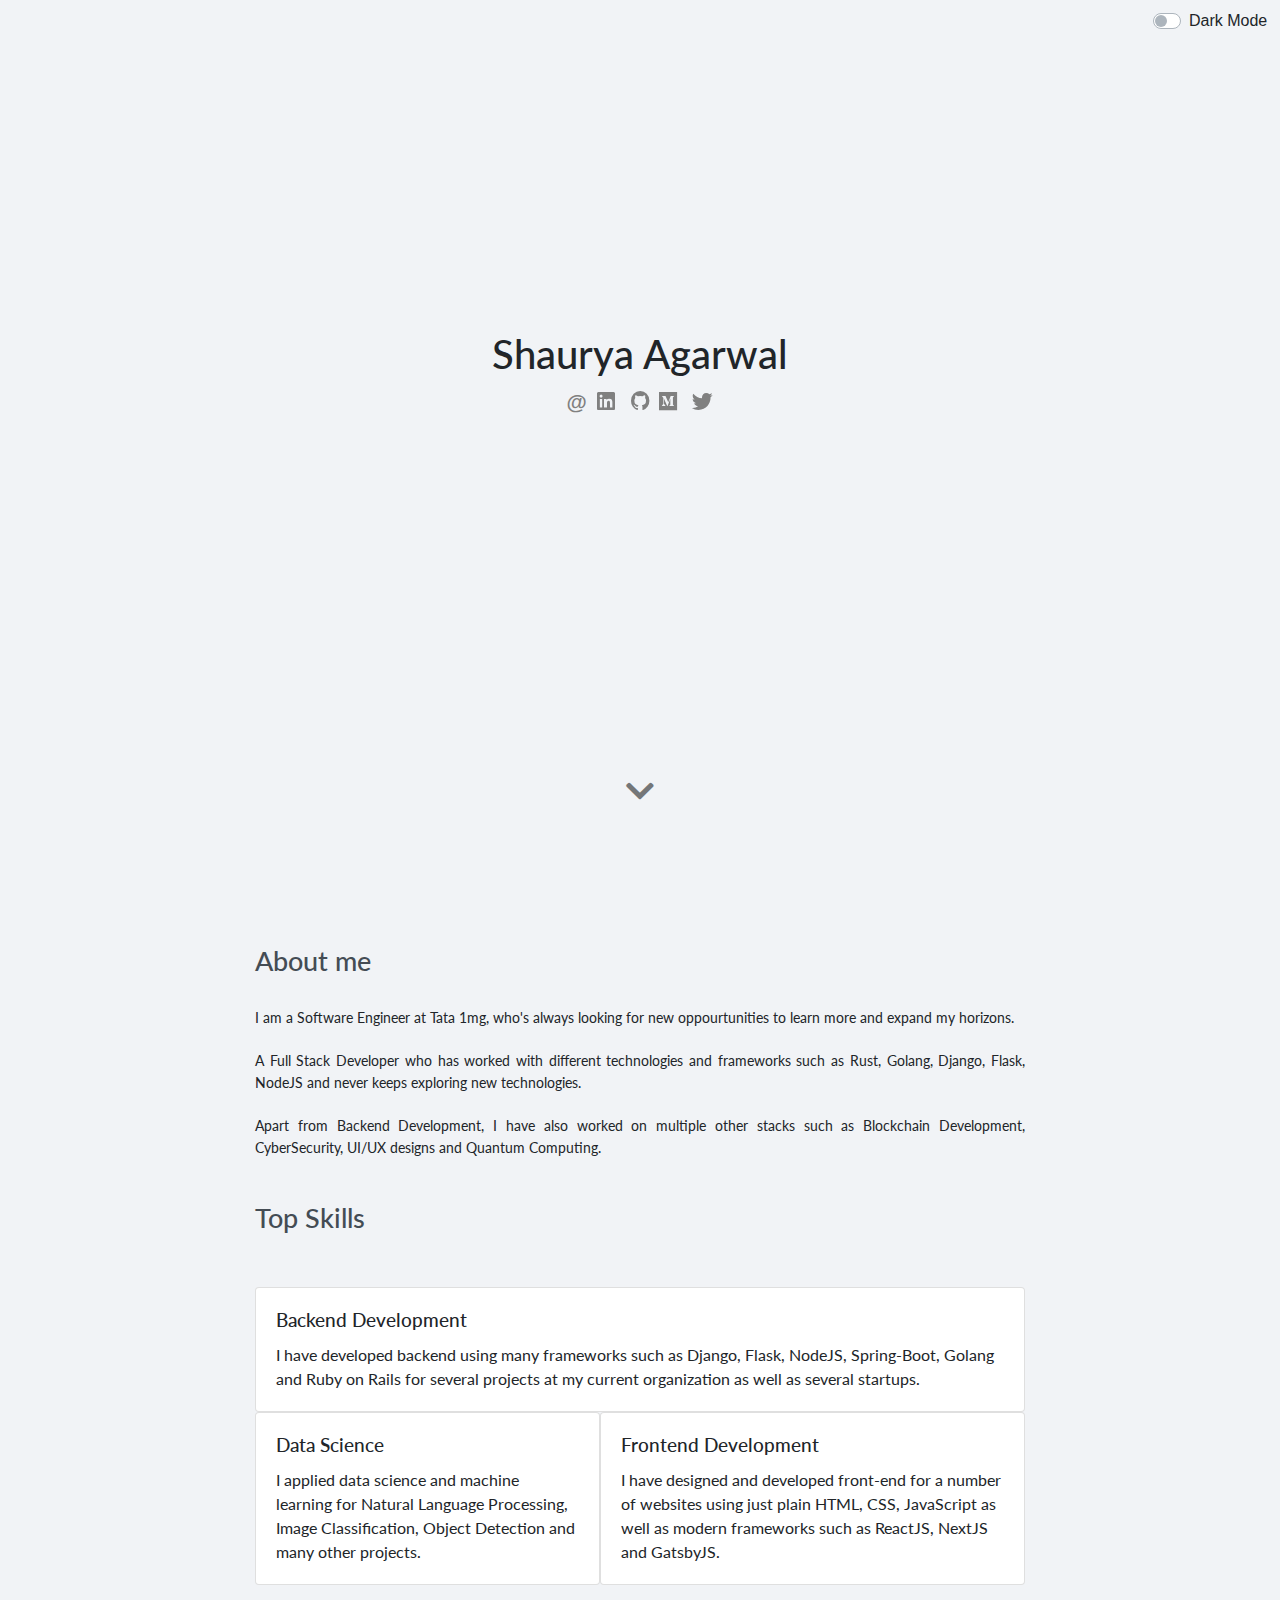
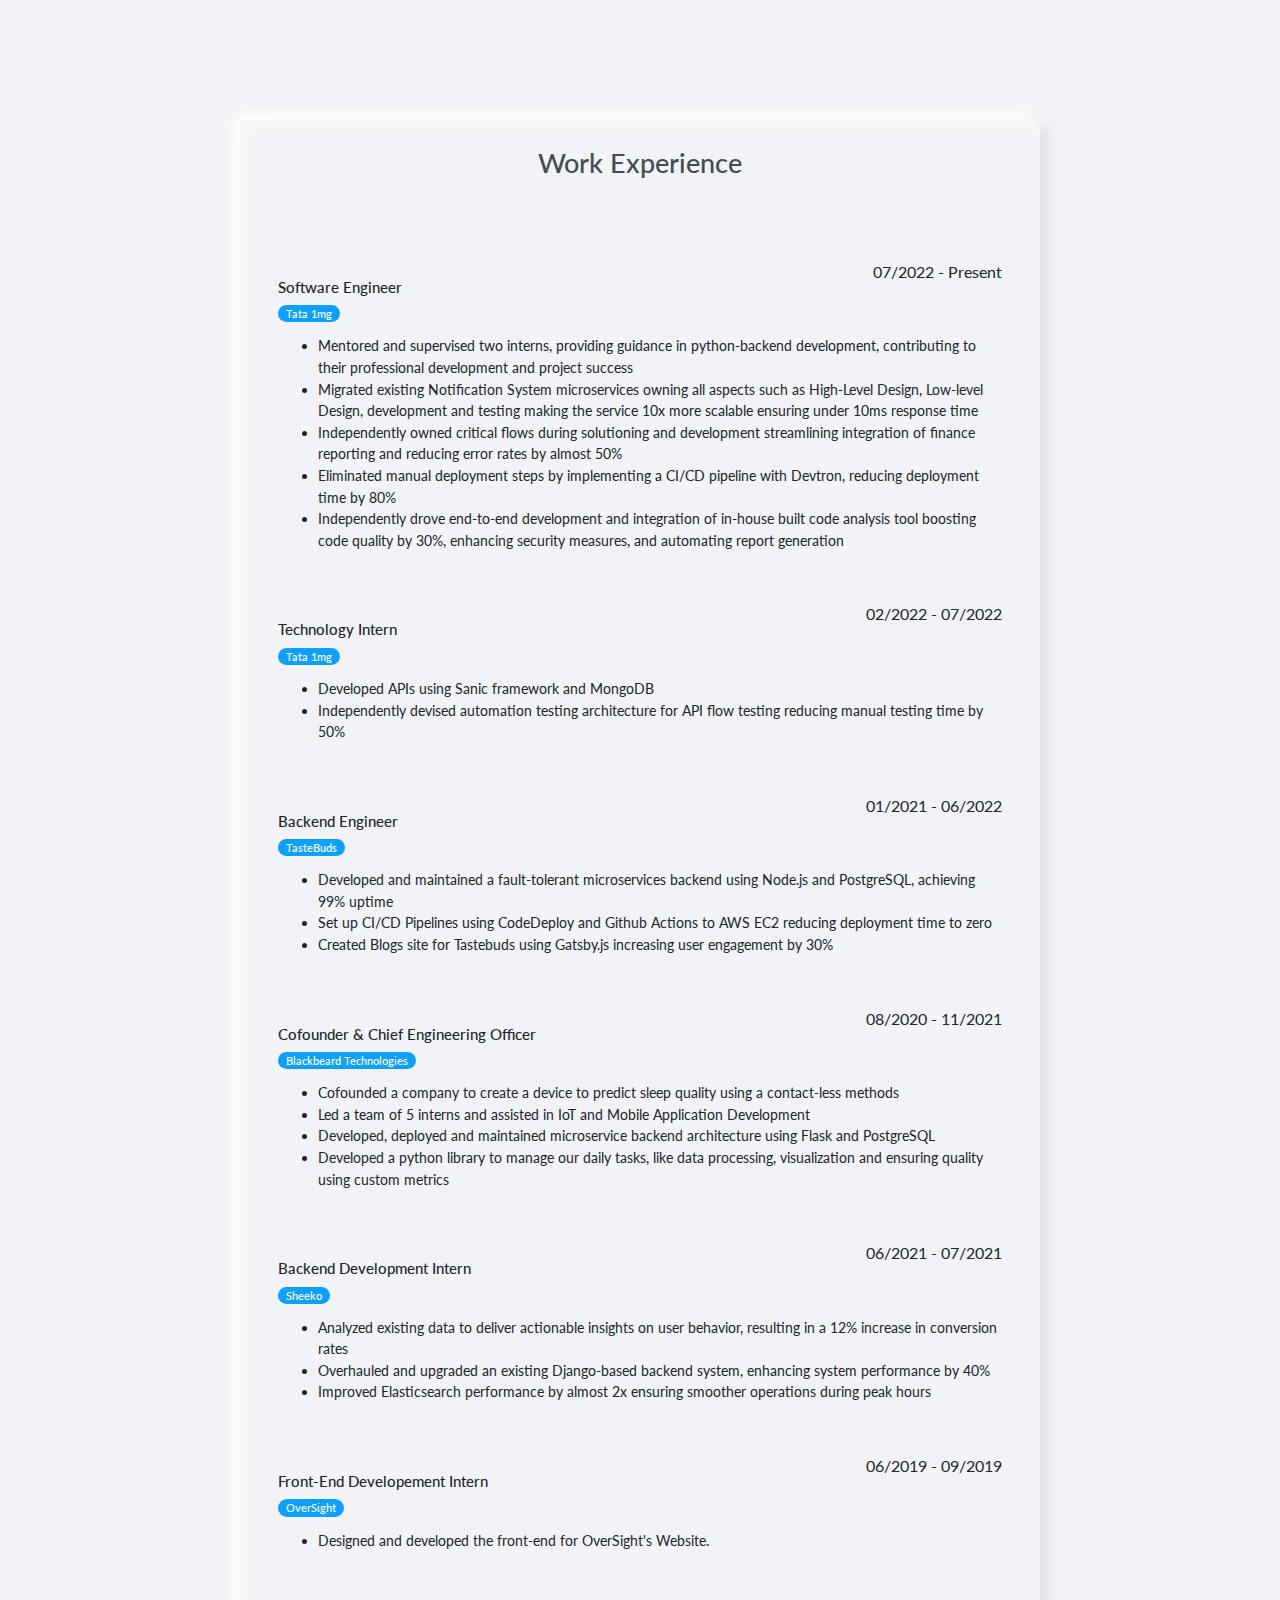
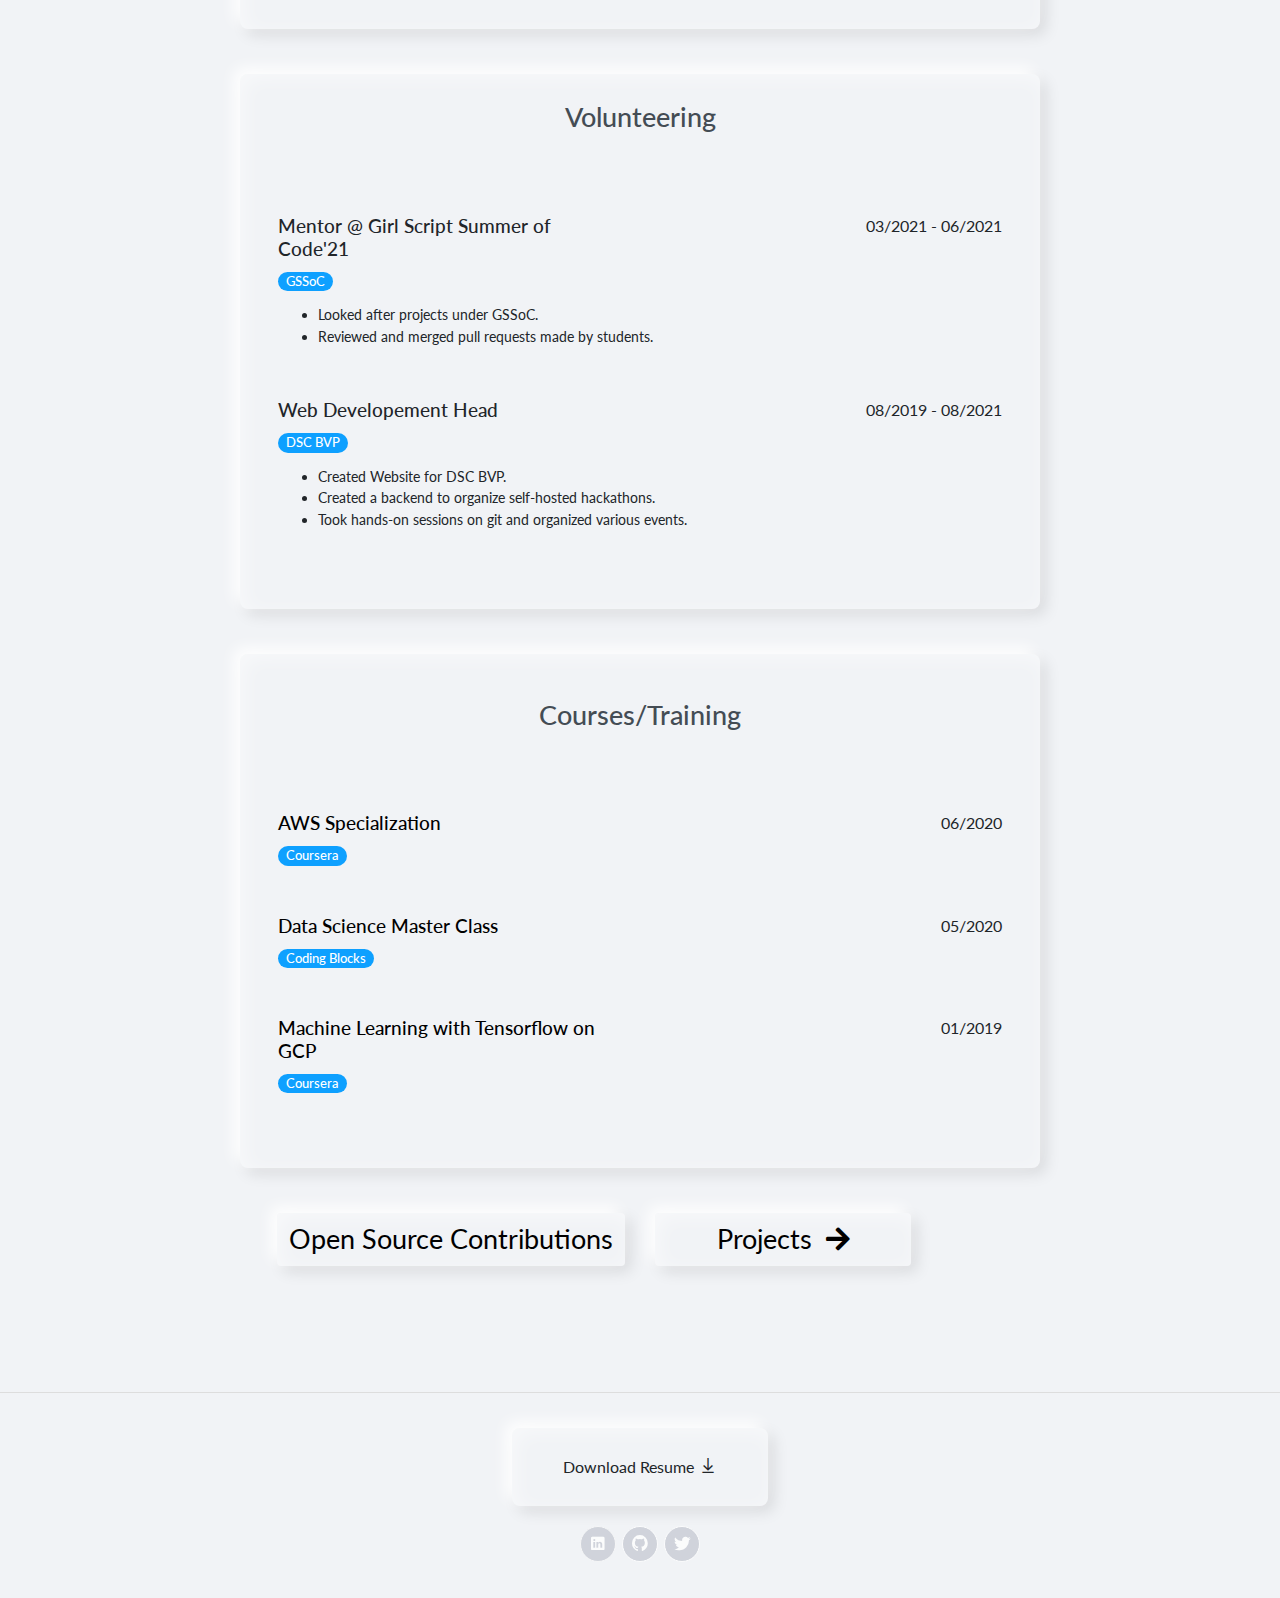
<file: index.html>
<!DOCTYPE html>
<html>

<head>
    <meta charset="utf-8">
    <meta name="viewport" content="width=device-width, initial-scale=1.0, shrink-to-fit=no">
    <title>Shaurya Agarwal</title>
    <meta name="theme-color" content="rgb(255,255,255)">
    <meta name="twitter:card" content="summary_large_image">
    <meta property="og:title" content="Shaurya Agarwal">
    <meta name="description"
        content="Shaurya Agarwal | Portfolio || Backend Developer, codes in Python, Rust, Golang">
    <meta name="twitter:image" content="https://shauryaag.xyz/assets/img/PortfolioProject.png">
    <meta property="twitter:image:type" content="image/png">
    <!-- <meta property="twitter:image:width" content="400px">
    <meta property="twitter:image:height" content="205px"> -->
    <meta property="og:type" content="website">
    <meta property="og:url" content="https://shauryaag.xyz/" />
    <meta property="og:image" content="https://shauryaag.xyz/assets/img/PortfolioProject.png">
    <meta property="og:image:type" content="image/png">
    <!-- <meta property="og:image:width" content="400px">
    <meta property="og:image:height" content="205px"> -->

    <meta property="og:site_name" content="Shaurya Agarwal | Portfolio" />
    <meta name="twitter:title" content="Shaurya Agarwal | Portfolio">
    <meta property="og:description"
        content="Shaurya Agarwal | Portfolio || Backend Developer, codes in Python, Rust, Golang">
    <meta name="twitter:description"
        content="Shaurya Agarwal | Portfolio || Backend Developer, codes in Python, Rust, Golang">
    <!-- <link rel="icon" href="assets/img/favicons/favicon.ico"> -->
    <link rel="icon" type="image/png" sizes="16x16" href="assets/img/favicons/favicon-16x16.png">
    <link rel="icon" type="image/png" sizes="32x32" href="assets/img/favicons/favicon-32x32.png">
    <link rel="apple-touch-icon" type="image/png" sizes="180x180" href="assets/img/favicons/apple-touch-icon.png">
    <link rel="icon" type="image/png" sizes="192x192" href="assets/im   g/favicons/android-chrome-192x192.png">
    <link rel="icon" type="image/png" sizes="512x512" href="assets/img/favicons/android-chrome-512x512.png">
    <link rel="stylesheet" href="assets/bootstrap/css/bootstrap.min.css">
    <!-- <link rel="manifest" href="manifest.json"> -->
    <link rel="stylesheet" href="https://fonts.googleapis.com/css?family=Alegreya+Sans+SC">
    <link rel="stylesheet" href="https://fonts.googleapis.com/css?family=Amiko">
    <link rel="stylesheet" href="https://fonts.googleapis.com/css?family=Lato">
    <link rel="stylesheet" href="assets/fonts/fontawesome-all.min.css">
    <link rel="stylesheet" href="assets/fonts/ionicons.min.css">
    <link rel="stylesheet" href="assets/fonts/line-awesome.min.css">
    <link rel="stylesheet" href="assets/css/dark-mode.css">
    <link rel="stylesheet" href="https://cdnjs.cloudflare.com/ajax/libs/animate.css/3.5.2/animate.min.css">
    <link rel="stylesheet" href="assets/css/Scroll-To-Top-Button.css">
    <link rel="stylesheet" href="assets/css/styles.css">
</head>

<body class="body-class" style="overflow-x: hidden;">
    <section id="header">
        <div class="row">
            <div class="col">
                <div class="clearfix"></div>
            </div>
            <div class="col">
                <div class="dark-block">
                    <div class="custom-control custom-switch header1"><input type="checkbox" id="darkSwitch"
                            class="custom-control-input"><label class="custom-control-label" for="darkSwitch">Dark
                            Mode</label></div>
                </div>
            </div>
        </div>
        <div>
            <div class="container">
                <div class="row header2">
                    <div class="col">
                        <div class="row">
                            <div class="col offset-md-0 text-center" style="margin-top: 0;">
                                <h1 style="font-family: Lato, sans-serif;font-size: 2.5em;">Shaurya Agarwal</h1>
                                <p style="font-size: 1.3em;"><a href="mailto:shauryaag14@gmail.com"
                                        style="margin-right: 10px;color: grey;"><strong>@</strong></a><a
                                        href="https://www.linkedin.com/in/shauryaag/"><i class="fab fa-linkedin"
                                            style="margin-right: 10px;filter: grayscale(100%) hue-rotate(0deg);color: grey;"></i></a>
                                    <a href="https://github.com/ShauryaAg"><i class="icon ion-social-github"
                                            style="margin-right: 10px;filter: grayscale(100%);color: grey;"></i></a><a
                                        href="https://medium.com/@ShauryaAg"><i class="fab fa-medium"
                                            style="margin-right: 10px;filter: grayscale(100%);color: grey;"></i></a>
                                    <a href="https://twitter.com/ShauryaAg"><i class="fab fa-twitter"
                                            style="filter: grayscale(100%);color: grey;"></i></a>
                                </p>
                            </div>
                        </div>
                    </div>
                </div>
                <div class="row header3">
                    <div class="col text-center">
                        <p><a href="#about"><i class="fas fa-chevron-down pulse animated infinite"
                                    style="font-size: 2em;color: rgb(116,118,120);"></i></a></p>
                    </div>
                </div>
            </div>
        </div>
    </section>
    <section id="about" style="padding-top: 3vh;">
        <div class="about-block">
            <div class="container">
                <div class="row">
                    <div class="col">
                        <h1 class="heading-block">About me</h1>
                    </div>
                </div>
                <div class="row">
                    <div class="col">
                        <p style="font-family: Lato, sans-serif;font-size: 0.9em;text-align: justify;">
                            <br>I am a Software Engineer at Tata 1mg, who's always looking for
                            new oppourtunities to learn more and expand my horizons.
                            <br><br>
                            A Full Stack Developer who has worked with different technologies and
                            frameworks such as Rust, Golang, Django, Flask, NodeJS and never keeps exploring new technologies.&nbsp;
                            <br><br>
                            Apart from Backend Development, I have also worked on multiple other stacks
                            such as Blockchain Development, CyberSecurity, UI/UX designs and
                            Quantum Computing.
                            <br>
                        </p>
                    </div>
                </div>
            </div>
        </div>
    </section>
    <section style="padding-top: 3vh;">
        <div class="top-skills-block">
            <div class="container">
                <div class="row">
                    <div class="col">
                        <h1 class="heading-block">Top Skills</h1>
                    </div>
                </div>
                <div class="row">
                    <div class="col" style="padding-top: 5vh;font-family: Lato, sans-serif;">
                        <div class="parent">
                            <div class="child">
                                <div class="card scale-on-hover">
                                    <div class="card-body">
                                        <h4 class="card-title" style="font-size: 1.2em;">Backend Development</h4>
                                        <p class="card-text" style="font-size: 1em;">I have developed backend using many
                                            frameworks such as Django, Flask, NodeJS, Spring-Boot, Golang and Ruby on
                                            Rails for several projects at my current organization as well as several startups.</p>
                                    </div>
                                </div>
                            </div>
                            <div class="child">
                                <div class="card scale-on-hover">
                                    <div class="card-body" style="border-color: rgba(219,230,241,0.51);">
                                        <h4 class="card-title" style="font-size: 1.2em;">Data Science</h4>
                                        <p class="card-text" style="font-size: 1em;">I applied data science and machine
                                            learning for Natural Language Processing, Image Classification, Object
                                            Detection and many other projects.</p>
                                    </div>
                                </div>
                                <div class="card scale-on-hover">
                                    <div class="card-body">
                                        <h4 class="card-title" style="font-size: 1.2em;">Frontend Development</h4>
                                        <p class="card-text" style="font-size: 1em;">I have designed and developed
                                            front-end for a number of websites using just plain HTML, CSS, JavaScript 
                                            as well as modern frameworks such as ReactJS, NextJS and GatsbyJS.
                                        </p>
                                    </div>
                                </div>
                            </div>
                        </div>
                    </div>
                </div>
            </div>
        </div>
    </section>
    <section class="portfolio-block cv" style="padding-top: 10vh;padding-bottom: 0px;">
        <div class="container">
            <div class="work-experience group neumo-shadow">
                <div class="heading">
                    <h2 class="text-center heading-block">Work Experience</h2>
                </div>
                <div class="item" style="font-family: Lato, sans-serif;">
                    <div class="row">
                        <div class="col-md-6" style="padding-top: 2vh;font-size: 0.8em;">
                            <h3 style="font-size: 1.2em;">Software Engineer</h3>
                            <a href="https://1mg.com">
                                <h4 class="organization" style="font-size: 0.85em;">Tata 1mg</h4>
                            </a>
                        </div>
                        <div class="col-md-6"><span class="period">07/2022 - Present</span></div>
                    </div>
                    <ul style="font-size: 0.9em;">
                        <li>Mentored and supervised two interns, providing guidance in python-backend development, contributing to
                            their professional development and project success</li>
                        <li>Migrated existing Notification System microservices owning all aspects such as High-Level Design, Low-level
                            Design, development and testing making the service 10x more scalable ensuring under 10ms response time</li>
                        <li>Independently owned critical flows during solutioning and development streamlining integration of
                            finance reporting and reducing error rates by almost 50%</li>
                        <li>Eliminated manual deployment steps by implementing a CI/CD pipeline with Devtron, reducing deployment
                            time by 80%</li>
                        <li>Independently drove end-to-end development and integration of in-house built code analysis tool boosting code
                            quality by 30%, enhancing security measures, and automating report generation<br /></li>
                    </ul>
                </div>
                <div class="item" style="font-family: Lato, sans-serif;">
                    <div class="row">
                        <div class="col-md-6" style="padding-top: 2vh;font-size: 0.8em;">
                            <h3 style="font-size: 1.2em;">Technology Intern</h3>
                            <a href="https://1mg.com">
                                <h4 class="organization" style="font-size: 0.85em;">Tata 1mg</h4>
                            </a>
                        </div>
                        <div class="col-md-6"><span class="period">02/2022 - 07/2022</span></div>
                    </div>
                    <ul style="font-size: 0.9em;">
                        <li>Developed APIs using Sanic framework and MongoDB<br /></li>
                        <li>Independently devised automation testing architecture for API flow testing reducing manual testing time by 50%</li>
                    </ul>
                </div>
                <div class="item" style="font-family: Lato, sans-serif;">
                    <div class="row">
                        <div class="col-md-6" style="padding-top: 2vh;font-size: 0.8em;">
                            <h3 style="font-size: 1.2em;">Backend Engineer</h3>
                            <a href="https://tastebuds.live">
                                <h4 class="organization" style="font-size: 0.85em;">TasteBuds</h4>
                            </a>
                        </div>
                        <div class="col-md-6"><span class="period">01/2021 - 06/2022</span></div>
                    </div>
                    <ul style="font-size: 0.9em;">
                        <li>Developed and maintained a fault-tolerant microservices backend using Node.js and PostgreSQL, achieving 99%
                            uptime<br></li>
                        <li>Set up CI/CD Pipelines using CodeDeploy and Github Actions to AWS EC2 reducing deployment time to zero</li>
                        <li>Created Blogs site for Tastebuds using Gatsby.js increasing user engagement by 30%<br></li>
                    </ul>
                </div>
                <div class="item" style="font-family: Lato, sans-serif;">
                    <div class="row">
                        <div class="col-md-6" style="padding-top: 2vh;font-size: 0.8em;">
                            <h3 style="font-size: 1.2em;">Cofounder & Chief Engineering Officer</h3>
                            <a href="">
                                <h4 class="organization" style="font-size: 0.85em;">Blackbeard Technologies</h4>
                            </a>
                        </div>
                        <div class="col-md-6"><span class="period">08/2020 - 11/2021</span></div>
                    </div>
                    <ul style="font-size: 0.9em;">
                        <li>Cofounded a company to create a device to predict sleep quality using a contact-less
                            methods<br /></li>
                        <li>Led a team of 5 interns and assisted in IoT and Mobile Application Development<br /></li>
                        <li>Developed, deployed and maintained microservice backend architecture using Flask and
                            PostgreSQL<br /></li>
                        <li>Developed a python library to manage our daily tasks, like data processing, visualization
                            and ensuring quality using custom metrics<br /></li>
                    </ul>
                </div>

                <div class="item" style="font-family: Lato, sans-serif;">
                    <div class="row">
                        <div class="col-md-6" style="padding-top: 2vh;font-size: 0.8em;">
                            <h3 style="font-size: 1.2em;">Backend Development Intern</h3>
                            <a href="https://sheeko.in">
                                <h4 class="organization" style="font-size: 0.85em;">Sheeko</h4>
                            </a>
                        </div>
                        <div class="col-md-6"><span class="period">06/2021 - 07/2021</span></div>
                    </div>
                    <ul style="font-size: 0.9em;">
                        <li>Analyzed existing data to deliver actionable insights on user behavior, resulting in a 12% increase in conversion
                            rates<br></li>
                        <li>Overhauled and upgraded an existing Django-based backend system, enhancing system performance by 40%<br></li>
                        <li>Improved Elasticsearch performance by almost 2x ensuring smoother operations during peak hours<br></li>
                    </ul>
                </div>
                <div class="item" style="font-family: Lato, sans-serif;">
                    <div class="row">
                        <div class="col-md-6" style="padding-top: 2vh;font-size: 0.8em;">
                            <h3 style="font-size: 1.2em;">Front-End Developement Intern</h3>
                            <h4 class="organization" style="font-size: 0.85em;">OverSight</h4>
                        </div>
                        <div class="col-md-6"><span class="period">06/2019 - 09/2019</span></div>
                    </div>
                    <ul style="font-size: 0.9em;">
                        <li>Designed and developed the front-end for OverSight's Website.<br></li>
                    </ul>
                </div>
            </div>
            <div class="work-experience group neumo-shadow">
                <div class="heading">
                    <h2 class="text-center heading-block">Volunteering</h2>
                </div>
                <div class="item" style="font-family: Lato, sans-serif;">
                    <div class="row">
                        <div class="col-12 col-md-6 col-lg-6 col-xl-6">
                            <h3 style="font-size: 1.2em;">Mentor @ Girl Script Summer of Code'21</h3>
                            <h4 class="organization" style="font-size: 0.8em;">GSSoC</h4>
                        </div>
                        <div class="col-md-6 col-lg-6 col-xl-6"><span class="period">03/2021 - 06/2021</span></div>
                    </div>
                    <ul style="font-size: 0.9em;">
                        <li>Looked after projects under GSSoC.</li>
                        <li>Reviewed and merged pull requests made by students.<br></li>
                    </ul>
                </div>
                <div class="item" style="font-family: Lato, sans-serif;">
                    <div class="row">
                        <div class="col-12 col-md-6 col-lg-6 col-xl-6">
                            <h3 style="font-size: 1.2em;">Web Developement Head</h3>
                            <h4 class="organization" style="font-size: 0.8em;">DSC BVP</h4>
                        </div>
                        <div class="col-md-6 col-lg-6 col-xl-6"><span class="period">08/2019 - 08/2021</span></div>
                    </div>
                    <ul style="font-size: 0.9em;">
                        <li>Created Website for DSC BVP.</li>
                        <li>Created a backend to organize self-hosted hackathons.<br></li>
                        <li>Took hands-on sessions on git and organized various events.<br></li>
                    </ul>
                </div>
            </div>
            <div class="course group neumo-shadow" style="font-family: Lato, sans-serif;padding-top: 5vh;">
                <div class="heading">
                    <h2 class="text-center heading-block">Courses/Training</h2>
                </div>
                <div class="item">
                    <div class="row">
                        <div class="col-md-6">
                            <a class="cert-links" href="https://coursera.org/share/58ba438c03566b18c01b9e293df7acdb">
                                <h3 style="font-size: 1.2em;">AWS Specialization</h3>
                            </a>
                            <h4 class="organization" style="font-size: 0.8em;">Coursera</h4>
                        </div>
                        <div class="col-6"><span class="period">06/2020</span></div>
                    </div>
                </div>
                <div class="item">
                    <div class="row">
                        <div class="col-md-6">
                            <a class="cert-links"
                                href="https://online.codingblocks.com/app/certificates/CBOL-112486-770e">
                                <h3 style="font-size: 1.2em;">Data Science Master Class</h3>
                            </a>
                            <h4 class="organization" style="font-size: 0.8em;">Coding Blocks</h4>
                        </div>
                        <div class="col-6"><span class="period">05/2020</span></div>
                    </div>
                </div>
                <div class="item">
                    <div class="row">
                        <div class="col-md-6">
                            <a class="cert-links" href="https://coursera.org/share/8e469ee4adbddb7c2aa31fb6dd42d1af">
                                <h3 style="font-size: 1.2em;">Machine Learning with Tensorflow on GCP</h3>
                            </a>
                            <h4 class="organization" style="font-size: 0.8em;">Coursera</h4>
                        </div>
                        <div class="col-6"><span class="period">01/2019</span></div>
                    </div>
                </div>
            </div>
        </div>
    </section>
    <section style="padding-top: 5vh;padding-bottom: 10vh;">
        <div class="more-block">
            <div class="container">
                <div class="row flex" style="text-align: center;">
                    <div class="col-6 col-sm-6 col-md-6 col-lg-6"
                        style="padding-bottom: 4vh;font-family: Lato, sans-serif; text-align: right;">
                        <a class="btn btn-light project-btn neumo-btn" href="open-source.html">
                            <span class="project-btn-span">
                                Open Source Contributions
                            </span>
                        </a>
                    </div>
                    <div class="col-3" style="padding-bottom: 4vh;font-family: Lato, sans-serif; text-align: right;">
                        <a class="btn btn-light project-btn neumo-btn" href="projects.html">
                            <span class="project-btn-span">
                                Projects
                            </span> <i class="fas fa-arrow-right right-btn"></i>
                        </a>
                    </div>
                </div>
            </div>
        </div>
    </section>
    <footer class="page-footer">
        <div class="container">
            <div class="col-12 col-sm-12 col-md-12 col-lg-12"><a href="assets\files\Resume.pdf"
                    download="Shaurya-Agarwal-Resume.pdf"><button
                        class="btn btn-light neumo-shadow resume-btn neumo-btn" type="button"
                        style="font-family: Lato, sans-serif;">Download Resume&nbsp;<i class="la la-download"
                            style="font-size: 20px;"></i></button></a></div>
            <div class="social-icons"><a href="https://www.linkedin.com/in/shauryaag/"
                    style="border-color: rgb(247,247,247);"><i class="icon ion-social-linkedin"></i></a><a
                    href="https://github.com/ShauryaAg"><i class="icon ion-social-github"></i></a><a
                    href="https://twitter.com/ShauryaAg"><i class="icon ion-social-twitter"></i></a></div>
        </div>
    </footer>
    <script src="assets/js/jquery.min.js"></script>
    <script src="assets/bootstrap/js/bootstrap.min.js"></script>
    <script src="assets/js/Scroll-To-Top-Button.js"></script>
    <script src="assets/js/dark-mode-switch.min.js"></script>
</body>

</html>
</file>
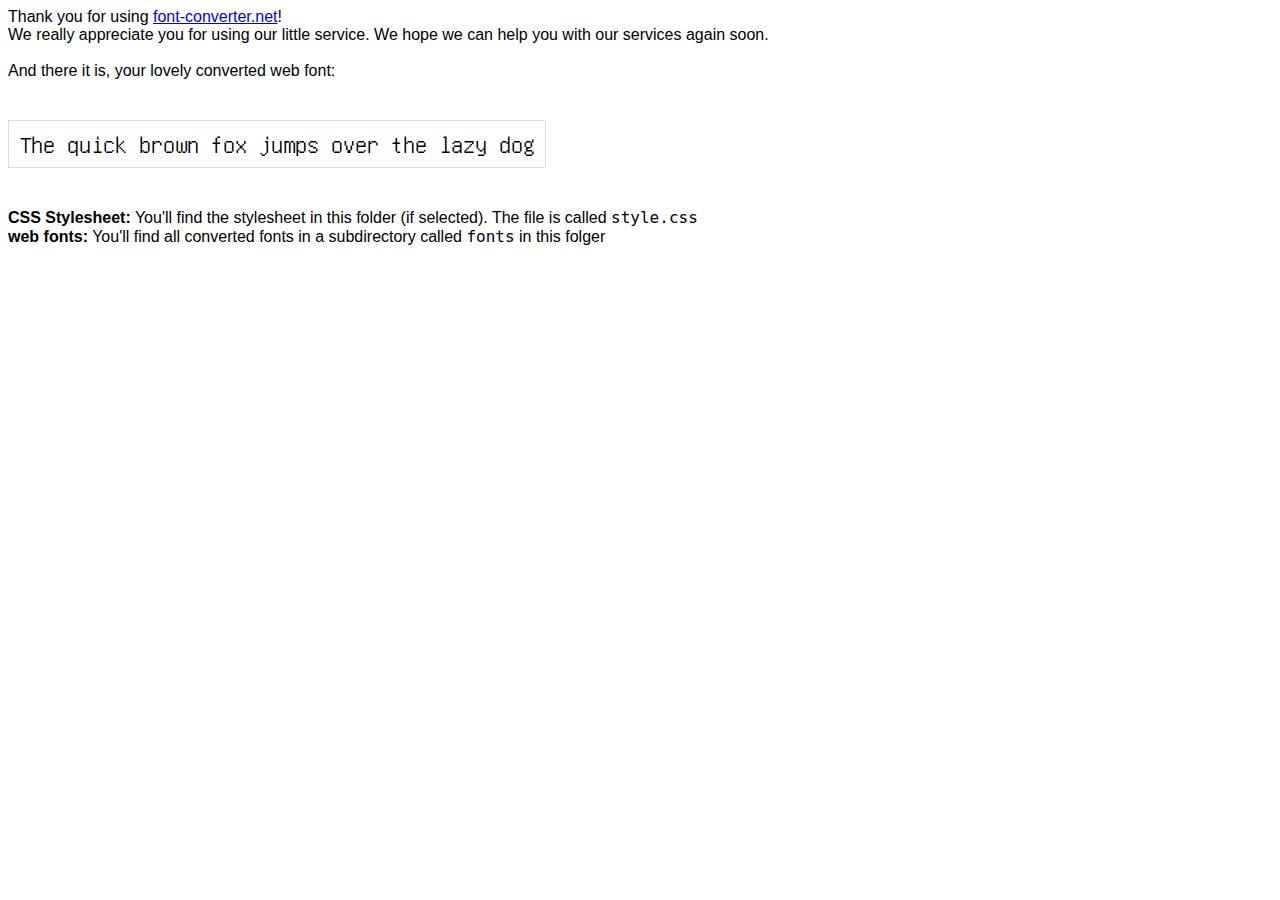
<file: assets/fonts/unifont/index.html>
<html>
    <head>
        <title>You converted a font!</title>
        
        <link rel="stylesheet" href="style.css" type="text/css" media="all" />
        
        <style>
            .thankyou, .notes {
                font-family: "Helvetica Neue", Helvetica, Arial, sans-serif;
                font-size: 16px;
            }

            .sample {
                font-family: 'af4298e818fe354ede5ac5d8ef510542';
                font-size: 24px;
                border: 1px solid #ddd;
                display: inline-block;
                padding: 10px;
            }
        </style>
    </head>
    <body>
        <p class="thankyou">
            Thank you for using <a href="http://www.font-converter.net">font-converter.net</a>!<br />
            We really appreciate you for using our little service. We hope we can help you with our services again soon.
            <br /><br />
            And there it is, your lovely converted web font:
        </p>

        <p class="sample">
            The quick brown fox jumps over the lazy dog
        </p>

        <p class="notes">
            <b>CSS Stylesheet:</b> You'll find the stylesheet in this folder (if selected). The file is called <code>style.css</code><br />
            <b>web fonts:</b> You'll find all converted fonts in a subdirectory called <code>fonts</code> in this folger<br />
        </p>
    </body>
</html>
</file>
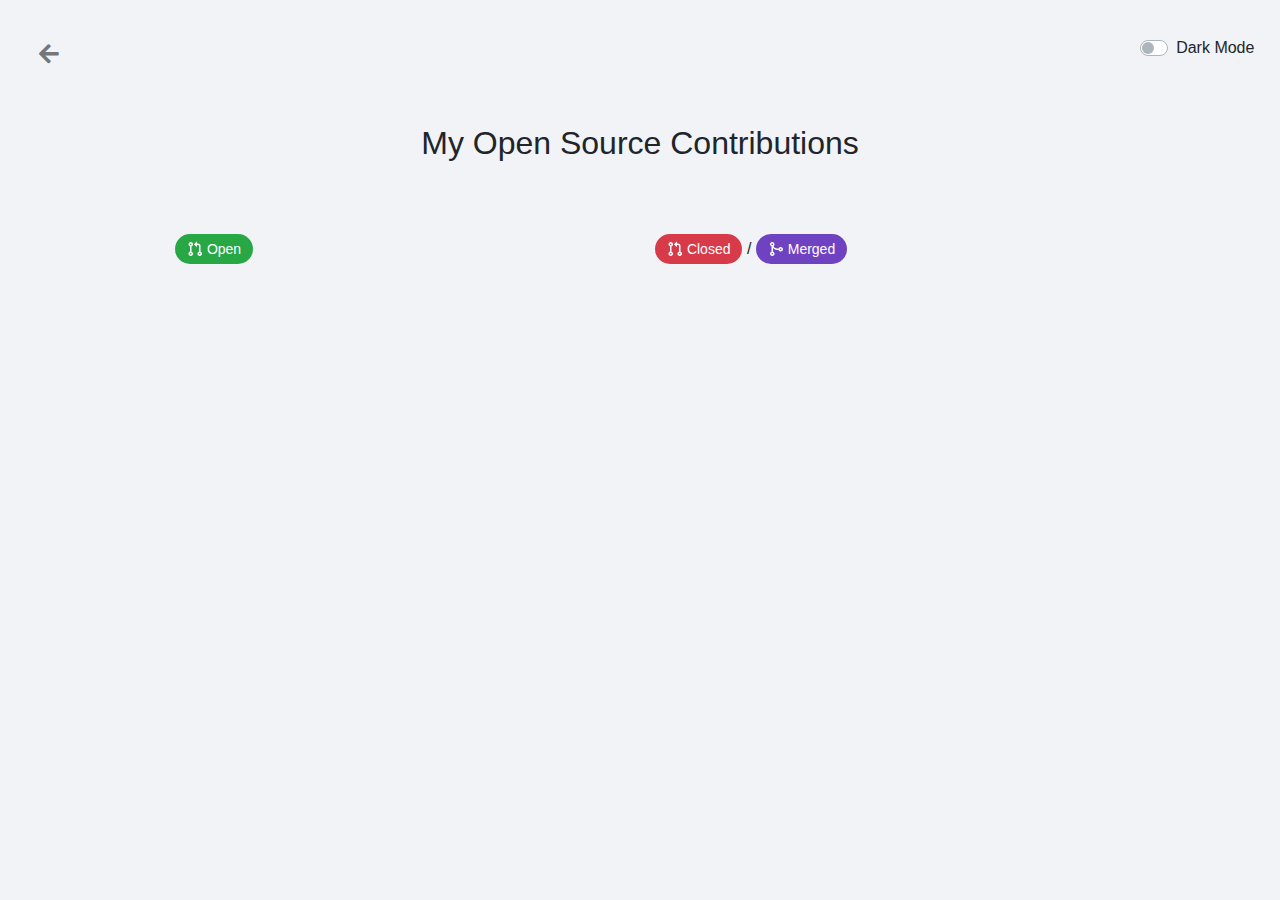
<file: open-source.html>
<!DOCTYPE html>
<html>

<head>
    <meta charset="utf-8">
    <meta name="viewport" content="width=device-width, initial-scale=1.0, shrink-to-fit=no">
    <title>Shaurya Agarwal</title>
    <meta name="theme-color" content="rgb(255,255,255)">
    <meta name="twitter:card" content="summary_large_image">
    <meta property="og:title" content="Shaurya Agarwal">
    <meta name="description"
        content="Shaurya Agarwal | Portfolio || Web Developer, Data Science practitioner, UI/UX Designer ">
    <meta name="twitter:image" content="https://shaurya.agarwal.work/assets/img/PortfolioProject.png">
    <meta property="twitter:image:type" content="image/png">
    <!-- <meta property="twitter:image:width" content="400px">
    <meta property="twitter:image:height" content="205px"> -->
    <meta property="og:type" content="website">
    <meta property="og:url" content="https://shaurya.agarwal.work/" />
    <meta property="og:image" content="https://shaurya.agarwal.work/assets/img/PortfolioProject.png">
    <meta property="og:image:type" content="image/png">
    <!-- <meta property="og:image:width" content="400px">
    <meta property="og:image:height" content="205px"> -->

    <meta property="og:site_name" content="Shaurya Agarwal | Portfolio" />
    <meta name="twitter:title" content="Shaurya Agarwal | Portfolio">
    <meta property="og:description"
        content="Shaurya Agarwal | Portfolio || Web Developer, Data Science practitioner, UI/UX Designer ">
    <meta name="twitter:description"
        content="Shaurya Agarwal | Portfolio || Web Developer, Data Science practitioner, UI/UX Designer ">
    <!-- <link rel="icon" href="assets/img/favicons/favicon.ico"> -->
    <link rel="icon" type="image/png" sizes="16x16" href="assets/img/favicons/favicon-16x16.png">
    <link rel="icon" type="image/png" sizes="32x32" href="assets/img/favicons/favicon-32x32.png">
    <link rel="apple-touch-icon" type="image/png" sizes="180x180" href="assets/img/favicons/apple-touch-icon.png">
    <link rel="icon" type="image/png" sizes="192x192" href="assets/im   g/favicons/android-chrome-192x192.png">
    <link rel="icon" type="image/png" sizes="512x512" href="assets/img/favicons/android-chrome-512x512.png">
    <link rel="stylesheet" href="assets/bootstrap/css/bootstrap.min.css">
    <!-- <link rel="manifest" href="manifest.json"> -->
    <link rel="preconnect" href="https://fonts.gstatic.com">
    <link rel="stylesheet" href="https://fonts.googleapis.com/css?family=Alegreya+Sans+SC">
    <link rel="stylesheet" href="https://fonts.googleapis.com/css2?family=Fira+Code:wght@500;600;700&display=swap">
    <link rel="stylesheet" href="https://fonts.googleapis.com/css?family=Amiko">
    <link rel="stylesheet" href="https://fonts.googleapis.com/css?family=Lato">
    <link rel="stylesheet" href="assets/fonts/fontawesome-all.min.css">
    <link rel="stylesheet" href="assets/fonts/ionicons.min.css">
    <link rel="stylesheet" href="assets/fonts/line-awesome.min.css">
    <link rel="stylesheet" href="assets/css/dark-mode.css">
    <link rel="stylesheet" href="https://cdnjs.cloudflare.com/ajax/libs/animate.css/3.5.2/animate.min.css">
    <link rel="stylesheet" href="assets/css/Scroll-To-Top-Button.css">
    <link rel="stylesheet" href="assets/css/styles.css">
</head>

<body class="body-class" style="overflow-x: hidden;">
    <div class="row">
        <div class="col" style="margin-top: 4vh;margin-left: 2vw;"><a href="/"><button class="btn btn-primary"
                    type="button"
                    style="color: rgb(0,0,0);background-color: rgba(0,123,255,0);border-color: rgba(255,255,255,0);"><i
                        class="fas fa-arrow-left back-btn"></i></button></a></div>
        <div class="col dark-block" style="margin-top: 4vh;margin-right: 2vw;">
            <div class="custom-control custom-switch"><input type="checkbox" id="darkSwitch"
                    class="custom-control-input"><label class="custom-control-label" for="darkSwitch">Dark Mode</label>
            </div>
        </div>

    </div>

    <div class="container">
        <div class="heading m-5 text-center">
            <h2>My Open Source Contributions</h2>
        </div>
        <div id="contribs" class="os-contributions row">
            <div class="mt-4 col-md-6 col-lg-6 col-xl-6">
                <div class="contrib-state open-state">
                    <img class="octicon" src="assets/img/open.svg" alt="open">
                    Open
                </div>
                <div id="open">
                </div>
            </div>
            <div class="mt-4 col-md-6 col-lg-6 col-xl-6">
                <div class="contrib-state closed-state">
                    <img class="octicon" src="assets/img/open.svg" alt="closed">
                    Closed
                </div>
                <span>/</span>
                <div class="contrib-state merged-state">
                    <img class="octicon" src="assets/img/merged.svg" alt="merged">
                    Merged
                </div>
                <div id="closed">
                </div>
            </div>
        </div>
    </div>

    <script src="assets/js/main.js"></script>
    <script src="assets/js/jquery.min.js"></script>
    <script src="assets/bootstrap/js/bootstrap.min.js"></script>
    <script src="assets/js/Scroll-To-Top-Button.js"></script>
    <script src="assets/js/dark-mode-switch.min.js"></script>
</body>

</html>
</file>
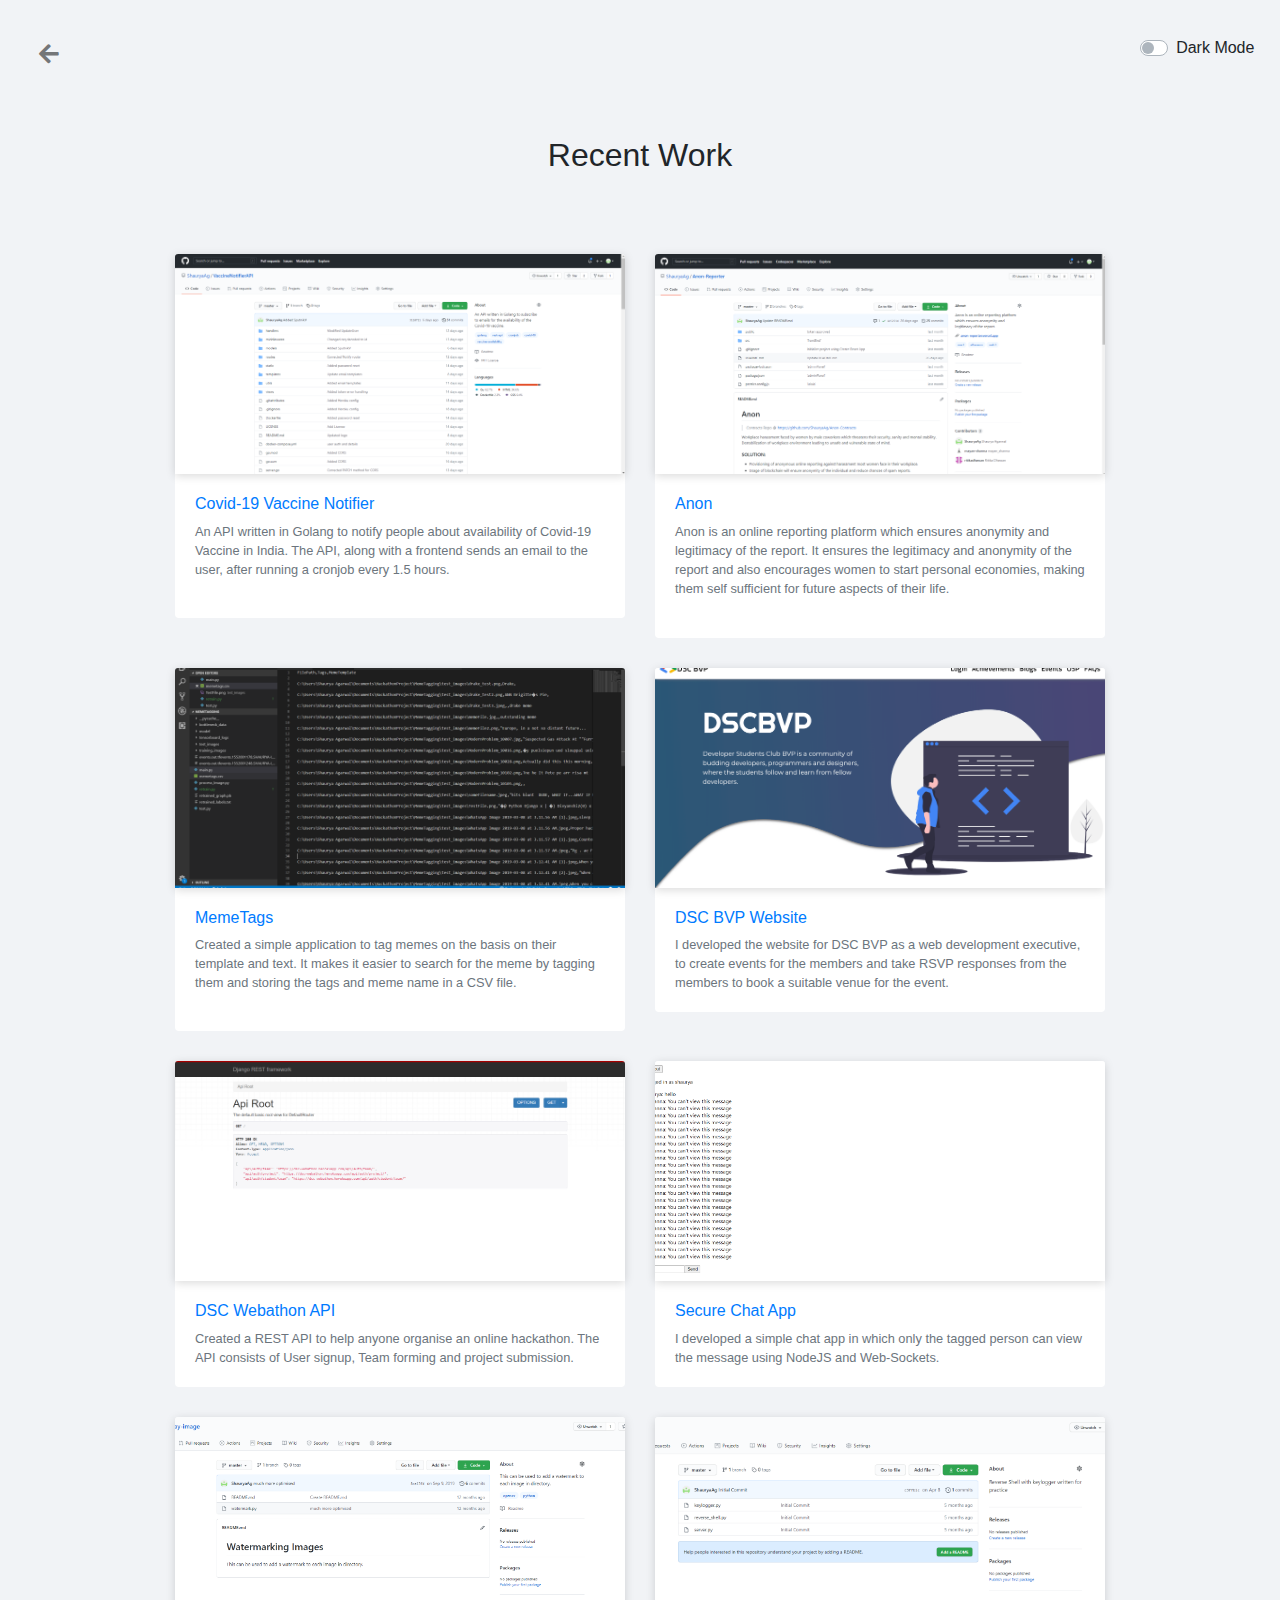
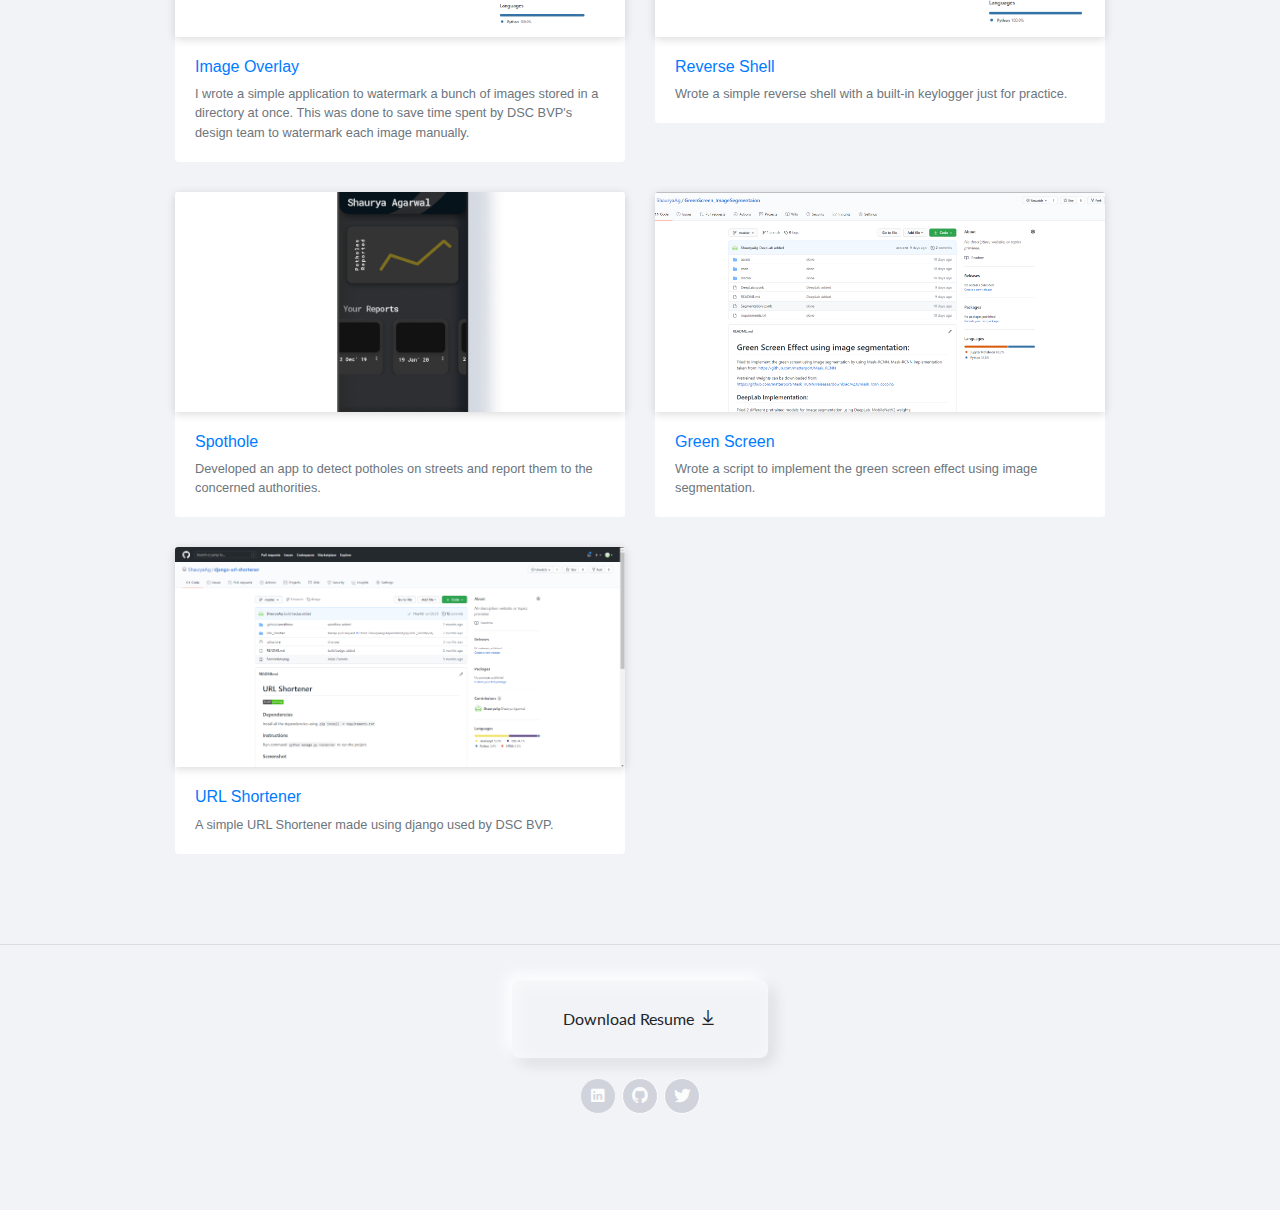
<file: projects.html>
<!DOCTYPE html>
<html>

<head>
    <meta charset="utf-8">
    <meta name="viewport" content="width=device-width, initial-scale=1.0, shrink-to-fit=no">
    <title>Shaurya Agarwal</title>
    <meta name="theme-color" content="rgb(255,255,255)">
    <meta name="twitter:card" content="summary_large_image">
    <meta property="og:title" content="Shaurya Agarwal">
    <meta name="description"
        content="Shaurya Agarwal | Portfolio || Web Developer, Data Science practitioner, UI/UX Designer ">
    <meta name="twitter:image" content="https://shaurya.agarwal.work/assets/img/PortfolioProject.png">
    <meta property="twitter:image:type" content="image/png">
    <!-- <meta property="twitter:image:width" content="400px">
    <meta property="twitter:image:height" content="205px"> -->
    <meta property="og:type" content="website">
    <meta property="og:url" content="https://shaurya.agarwal.work/" />
    <meta property="og:image" content="https://shaurya.agarwal.work/assets/img/PortfolioProject.png">
    <meta property="og:image:type" content="image/png">
    <!-- <meta property="og:image:width" content="400px">
    <meta property="og:image:height" content="205px"> -->

    <meta property="og:site_name" content="Shaurya Agarwal | Portfolio" />
    <meta name="twitter:title" content="Shaurya Agarwal | Portfolio">
    <meta property="og:description"
        content="Shaurya Agarwal | Portfolio || Web Developer, Data Science practitioner, UI/UX Designer ">
    <meta name="twitter:description"
        content="Shaurya Agarwal | Portfolio || Web Developer, Data Science practitioner, UI/UX Designer ">
    <!-- <link rel="icon" href="assets/img/favicons/favicon.ico">
    <link rel="icon" type="image/png" sizes="16x16" href="assets/img/favicons/favicon-16x16.png">
    <link rel="icon" type="image/png" sizes="32x32" href="assets/img/favicons/favicon-32x32.png">
    <link rel="apple-touch-icon" type="image/png" sizes="180x180" href="assets/img/favicons/apple-touch-icon.png">
    <link rel="icon" type="image/png" sizes="192x192" href="assets/img/favicons/android-chrome-192x192.png">
    <link rel="icon" type="image/png" sizes="512x512" href="assets/img/favicons/android-chrome-512x512.png"> -->
    <link rel="icon" type="image/png" sizes="16x16" href="assets/img/favicons/favicon-16x16.png">
    <link rel="icon" type="image/png" sizes="32x32" href="assets/img/favicons/favicon-32x32.png">
    <link rel="apple-touch-icon" type="image/png" sizes="180x180" href="assets/img/favicons/apple-touch-icon.png">
    <link rel="icon" type="image/png" sizes="192x192" href="assets/img/favicons/android-chrome-192x192.png">
    <link rel="icon" type="image/png" sizes="512x512" href="assets/img/favicons/android-chrome-512x512.png">
    <link rel="stylesheet" href="assets/bootstrap/css/bootstrap.min.css">
    <!-- <link rel="manifest" href="manifest.json"> -->
    <link rel="stylesheet" href="https://fonts.googleapis.com/css?family=Alegreya+Sans+SC">
    <link rel="stylesheet" href="https://fonts.googleapis.com/css?family=Amiko">
    <link rel="stylesheet" href="https://fonts.googleapis.com/css?family=Lato">
    <link rel="stylesheet" href="assets/fonts/fontawesome-all.min.css">
    <link rel="stylesheet" href="assets/fonts/ionicons.min.css">
    <link rel="stylesheet" href="assets/fonts/line-awesome.min.css">
    <link rel="stylesheet" href="assets/css/dark-mode.css">
    <link rel="stylesheet" href="https://cdnjs.cloudflare.com/ajax/libs/animate.css/3.5.2/animate.min.css">
    <link rel="stylesheet" href="assets/css/Scroll-To-Top-Button.css">
    <link rel="stylesheet" href="assets/css/styles.css">
</head>

<body class="portfolio-block projects-cards body-class" style="padding-top: 0px;">
    <div class="row">
        <div class="col" style="margin-top: 4vh;margin-left: 2vw;"><a href="/"><button class="btn btn-primary"
                    type="button"
                    style="color: rgb(0,0,0);background-color: rgba(0,123,255,0);border-color: rgba(255,255,255,0);"><i
                        class="fas fa-arrow-left back-btn"></i></button></a></div>
        <div class="col dark-block" style="margin-top: 4vh;margin-right: 2vw;">
            <div class="custom-control custom-switch"><input type="checkbox" id="darkSwitch"
                    class="custom-control-input"><label class="custom-control-label" for="darkSwitch">Dark Mode</label>
            </div>
        </div>
    </div>
    <div></div>
    <main class="page projects-page">
        <section class="portfolio-block projects-cards">
            <div class="container">
                <div class="heading">
                    <h2>Recent Work</h2>
                </div>
                <div class="row">
                    <div class="col-md-6 col-lg-6 col-xl-6">
                        <div class="card border-0"><a href="https://github.com/ShauryaAg/VaccineNotifierAPI"><img
                                    class="card-img-top scale-on-hover"
                                    src="assets/img/project/VaccineNotifierProject.png"
                                    alt="Vaccine Notifier Image"></a>
                            <div class="card-body">
                                <h6><a href="https://github.com/ShauryaAg/VaccineNotifierAPI">Covid-19 Vaccine
                                        Notifier</a></h6>
                                <p class="text-muted card-text">An API written in Golang to notify people about
                                    availability of Covid-19 Vaccine in India. The API, along with a frontend sends an
                                    email to the user, after running a cronjob every 1.5 hours.&nbsp;<br><br></p>
                            </div>
                        </div>
                    </div>
                    <div class="col-md-6 col-lg-6 col-xl-6">
                        <div class="card border-0"><a href="https://github.com/ShauryaAg/Anon-Reporter"><img
                                    class="card-img-top scale-on-hover" src="assets/img/project/AnonProject.png"
                                    alt="Anon Image"></a>
                            <div class="card-body">
                                <h6><a href="https://github.com/ShauryaAg/Anon-Reporter">Anon</a></h6>
                                <p class="text-muted card-text">Anon is an online reporting platform which ensures
                                    anonymity and legitimacy of the report. It ensures the legitimacy and
                                    anonymity of the report and also encourages women to start personal economies,
                                    making them self sufficient for future aspects of their life.&nbsp;<br><br></p>
                            </div>
                        </div>
                    </div>
                    <div class="col-md-6 col-lg-6 col-xl-6">
                        <div class="card border-0"><a href="https://github.com/ShauryaAg/MemeTags"><img
                                    class="card-img-top scale-on-hover" src="assets/img/project/MemeTagsProject.png"
                                    alt="Meme Tag Image"></a>
                            <div class="card-body">
                                <h6><a href="https://github.com/ShauryaAg/MemeTags">MemeTags</a></h6>
                                <p class="text-muted card-text">Created a simple application to tag memes on the basis
                                    on their template and text. It makes it easier to search for the meme by tagging
                                    them and storing the tags and meme name in a CSV file.&nbsp;<br><br></p>
                            </div>
                        </div>
                    </div>
                    <div class="col-md-6 col-lg-6 col-xl-6">
                        <div class="card border-0"><a href="https://dscbvp.dev/"><img
                                    class="card-img-top scale-on-hover" src="assets/img/project/DSCProject-min.png"
                                    alt="Card Image"></a>
                            <div class="card-body">
                                <h6><a href="https://dscbvp.dev/">DSC BVP Website</a></h6>
                                <p class="text-muted card-text">I developed the website for DSC BVP as a web development
                                    executive, to create events for the members and take RSVP responses from the members
                                    to book a suitable venue for the event.</p>
                            </div>
                        </div>
                    </div>
                    <div class="col-md-6 col-lg-6 col-xl-6">
                        <div class="card border-0"><a href="https://github.com/ShauryaAg/Webathon-Backend"><img
                                    class="card-img-top scale-on-hover" src="assets/img/project/WebathonProject.png"
                                    alt="Card Image"></a>
                            <div class="card-body">
                                <h6><a href="https://github.com/ShauryaAg/Webathon-Backend">DSC Webathon API</a></h6>
                                <p class="text-muted card-text">Created a REST API to help anyone organise an online
                                    hackathon. The API consists of User signup, Team forming and project submission.</p>
                            </div>
                        </div>
                    </div>
                    <div class="col-md-6 col-lg-6 col-xl-6">
                        <div class="card border-0"><a href="https://chat-app-eosin.now.sh/"><img
                                    class="card-img-top scale-on-hover" src="assets/img/project/SecureChatProject.png"
                                    alt="Card Image"></a>
                            <div class="card-body">
                                <h6><a href="https://github.com/ShauryaAg/Secure-Chat-App">Secure Chat App</a></h6>
                                <p class="text-muted card-text">I developed a simple chat app in which only the tagged
                                    person can view the message using NodeJS and Web-Sockets.</p>
                            </div>
                        </div>
                    </div>
                    <div class="col-md-6 col-lg-6 col-xl-6">
                        <div class="card border-0"><a href="https://github.com/ShauryaAg/overlay-image"><img
                                    class="card-img-top scale-on-hover"
                                    src="assets/img/project/ImageWatermarkProject.png" alt="Card Image"></a>
                            <div class="card-body">
                                <h6><a href="https://github.com/ShauryaAg/overlay-image">Image Overlay</a></h6>
                                <p class="text-muted card-text">I wrote a simple application to watermark a bunch of
                                    images stored in a directory at once. This was done to save time spent by DSC BVP's
                                    design team to watermark each image manually.</p>
                            </div>
                        </div>
                    </div>
                    <div class="col-md-6 col-lg-6 col-xl-6">
                        <div class="card border-0"><a href="https://github.com/ShauryaAg/ReverseShell"><img
                                    class="card-img-top scale-on-hover" src="assets/img/project/ReverseShellProject.png"
                                    alt="Card Image"></a>
                            <div class="card-body">
                                <h6><a href="https://github.com/ShauryaAg/ReverseShell">Reverse Shell</a></h6>
                                <p class="text-muted card-text">Wrote a simple reverse shell with a built-in keylogger
                                    just for practice.</p>
                            </div>
                        </div>
                    </div>
                    <div class="col-md-6 col-lg-6 col-xl-6">
                        <div class="card border-0"><a href="https://github.com/mayan-sharma/SIH"><img
                                    class="card-img-top scale-on-hover" src="assets/img/project/SpotholeProject.png"
                                    alt="Card Image"></a>
                            <div class="card-body">
                                <h6><a href="https://github.com/mayan-sharma/SIH">Spothole</a></h6>
                                <p class="text-muted card-text">Developed an app to detect potholes on streets and
                                    report them to the concerned authorities.</p>
                            </div>
                        </div>
                    </div>
                    <div class="col-md-6 col-lg-6 col-xl-6">
                        <div class="card border-0"><a
                                href="https://github.com/ShauryaAg/GreenScreen_ImageSegmentaion"><img
                                    class="card-img-top scale-on-hover" src="assets/img/project/GreenScreenProject.png"
                                    alt="Card Image"></a>
                            <div class="card-body">
                                <h6><a href="https://github.com/ShauryaAg/GreenScreen_ImageSegmentaion">Green Screen</a>
                                </h6>
                                <p class="text-muted card-text">Wrote a script to implement the green screen effect
                                    using image segmentation.</p>
                            </div>
                        </div>
                    </div>
                    <div class="col-md-6 col-lg-6 col-xl-6">
                        <div class="card border-0"><a href="https://github.com/ShauryaAg/django-url-shortener"><img
                                    class="card-img-top scale-on-hover" src="assets/img/project/URLShortenerProject.png"
                                    alt="Card Image"></a>
                            <div class="card-body">
                                <h6><a href="https://github.com/ShauryaAg/django-url-shortener">URL Shortener</a>
                                </h6>
                                <p class="text-muted card-text">A simple URL Shortener made using django used by DSC
                                    BVP.</p>
                            </div>
                        </div>
                    </div>
                </div>
            </div>
        </section>
    </main>
    <footer class="page-footer">
        <div class="container">
            <div class="col-12 col-sm-12 col-md-12 col-lg-12"><a href="assets\files\Resume.pdf"
                    download="Shaurya-Agarwal-Resume.pdf"><button
                        class="btn btn-light neumo-shadow resume-btn neumo-btn" type="button"
                        style="font-family: Lato, sans-serif;">Download Resume&nbsp;<i class="la la-download"
                            style="font-size: 20px;"></i></button></a></div>
            <div class="social-icons"><a href="https://www.linkedin.com/in/shauryaag/"
                    style="border-color: rgb(247,247,247);"><i class="icon ion-social-linkedin"></i></a><a
                    href="https://github.com/ShauryaAg"><i class="icon ion-social-github"></i></a><a
                    href="https://twitter.com/ShauryaAg"><i class="icon ion-social-twitter"></i></a></div>
        </div>
    </footer>
    <script src="assets/js/jquery.min.js"></script>
    <script src="assets/bootstrap/js/bootstrap.min.js"></script>
    <script src="assets/js/Scroll-To-Top-Button.js"></script>
    <script src="assets/js/dark-mode-switch.min.js"></script>
</body>

</html>
</file>
<file: assets/css/dark-mode.css>
[data-theme="dark"] {
  background-color: #181818 !important;
  color: #eee;
}

[data-theme="dark"] .bg-light {
  background-color: #333 !important;
}

[data-theme="dark"] .bg-white {
  background-color: #000 !important;
}

[data-theme="dark"] .bg-black {
  background-color: #eee !important;
}

[data-theme="dark"] .card {
  background-color: #000;
  border: solid rgba(219,230,241,0.51);
}

[data-theme="dark"] .heading-block {
  color: rgb(201,212,223);
}

@media (min-width:576px) {
  [data-theme="dark"] .scale-on-hover:hover {
    -webkit-transform: scale(1.05);
    transform: scale(1.05);
    box-shadow: 0 10px 10px rgba(0,0,0,.15)!important;
    color: black;
    background-color: white;
    transition: transform 0.3s cubic-bezier(0, 0.82, 0, 2.47), background-color 0.5s ease;
  }

  [data-theme="dark"] .card-img-top.scale-on-hover:hover {
    -webkit-transform: scale(1.05);
    transform: scale(1.05);
    box-shadow: 0 10px 10px rgba(0,0,0,.15)!important;
    /* transition: transform 0.3s; */
    transition: transform 0.3s cubic-bezier(0, 0.82, 0, 2.47), background-color 0.7s ease;

    /* transition-timing-function: ease !important; */
  }
}

[data-theme="dark"] .page-footer .social-icons a {
  font-size: 18px;
  margin: 0 3px;
  color: #000;
  border: 1px solid;
  opacity: .75;
  border-radius: 50%;
  width: 36px;
  display: inline-block;
  height: 36px;
  text-align: center;
  background-color: #fff;
  line-height: 34px;
}

[data-theme="dark"] .page-footer a {
  margin: 0 10px;
  color: white;
  font-size: 18px;
}

[data-theme="dark"] .footer-links {
  margin: 0 10px;
  color: white;
  font-size: 18px;
}

[data-theme="dark"] .back-btn {
  color: white;
}

[data-theme="dark"] .portfolio-block.cv .group .organization {
  font-size: .85em;
  background-color: #fff;
  display: inline-block;
  color: #000;
  padding: 2px 8px;
  border-radius: 2em;
}

[data-theme="dark"] .cert-links{
  color: white;
}

[data-theme="dark"] .project-btn *{
  color: white;
  font-size: 3vh;
}

[data-theme="dark"] .neumo-btn:hover{
  background-color: #181818;
  transition: box-shadow 0.5s ease;
  box-shadow: inset -5px -5px 10px rgba(19, 26, 44, 0.26), inset 5px 5px 10px rgba(15, 14, 14, 0.7);
}

[data-theme="dark"] .neumo-btn{
  min-width: 20vw;
  background-color: #181818;
  border: none;
  box-shadow: 5px 5px 10px rgba(0, 0, 0, 0.35), -5px -5px 10px rgba(56, 56, 56, 0.3);
}

[data-theme="dark"] .resume-btn {
  color: white;
}

[data-theme="dark"] .neumo-shadow{
  padding: 3vh  3vw;
  border-radius: 0.5em;
  background-color: #181818;
  border: none;
  box-shadow: 5px 5px 10px rgba(0, 0, 0, 0.35), -5px -5px 10px rgba(56, 56, 56, 0.3);
}


#header {
  height: 102vh;
}


.custom-control.custom-switch.header1 {
  padding-right: 2vw;
  padding-top: 2vh;
}



.row.header3 {
  padding-top: 37vh;
}

.row.header2 {
  padding-top: 28vh;
}


@media (min-height: 200px) {
  .row.header2 {
    padding-top: 10vh;
  }

  .row.header3 {
    padding-top: 2vh;
  }
}

@media (min-height: 300px) {
  .row.header2 {
    padding-top: 15vh;
  }

  .row.header3 {
    padding-top: 7vh;
  }
}

@media (min-height: 400px) {
  .row.header2 {
    padding-top: 20vh;
  }
  .row.header3 {
    padding-top: 20vh;
  }
}

@media (min-height: 500px) {
  .row.header2 {
    padding-top: 22vh;
  }
  .row.header3 {
    padding-top: 26vh;
  }
}

@media (min-height: 500px) and (min-width: 350px) {
  .row.header3 {
    padding-top: 26vh;
  }
}


@media (min-height: 600px) {
  .row.header2 {
    padding-top: 25vh;
  }
  .row.header3 {
    padding-top: 30vh;
  }
}

@media (min-height: 600px) and (min-width: 350px) {
  .row.header3 {
    padding-top: 34vh;
  }
}



@media (min-height: 630px) {
  .custom-control.custom-switch.header1 {
    padding-right: 1vw;
    padding-top: 0vh;
  }
}

@media (min-height: 700px) {

  .custom-control.custom-switch.header1 {
    padding-right: 1vw;
    padding-top: 1vh;
  }

  .row.header2 {
    padding-top: 27vh;
  }

  .row.header3 {
    padding-top: 32vh;
  }

  
}

@media (min-height: 800px) {

  .row.header2 {
    padding-top: 29vh;
  }

  .row.header3 {
    padding-top: 35vh;
  }
}

@media (min-height: 900px) {

  .row.header2 {
    padding-top: 33vh;
  }

  .row.header3 {
    padding-top: 38vh;
  }
}


@media (min-height: 1000px) {

  .row.header3 {
    padding-top: 42vh;
  }
}


@media (min-height: 1200px) {

  .row.header2 {
    padding-top: 32vh;
  }

  .row.header3 {
    padding-top: 44vh;
  }
}

.card-text:last-child {
  font-size: 0.8em;
}
</file>
<file: assets/css/Scroll-To-Top-Button.css>
.box-shadow {
  box-shadow: 0px 3px 12px rgba(0,0,0,0.1);
  -webkit-box-shadow: 0px 3px 12px rgba(0,0,0,0.1);
}

#top {
  z-index: 999;
  position: fixed;
  bottom: 20px;
  right: 20px;
  text-decoration: none;
  border-radius: 100%;
  display: none;
  -webkit-transition: all 0.3s ease;
  -moz-transition: all 0.3s ease;
  -ms-transition: all 0.3s ease;
  -o-transition: all 0.3s ease;
  transition: all 0.3s ease;
}

.parent {
  display: flex;
  flex-direction: column;
}

.child {
  display: flex;
  flex-direction: row;
  justify-content: center;
  /*margin: 10vh;*/
}

@media screen and (max-width: 769px) {
  .parent {
    flex-direction: column;
  }
}

@media screen and (max-width: 769px) {
  .child {
    flex-direction: column;
    margin: 0;
  }
}

.top-skills-block {
  max-width: 800px;
  margin: auto;
}
</file>
<file: assets/css/styles.css>
.portfolio-block.cv .group .organization {
  font-size: 0.85em;
  background-color: #0ea0ff;
  display: inline-block;
  color: #fff;
  padding: 2px 8px;
  border-radius: 2em;
}

.portfolio-block.cv {
  padding-top: 70px;
}

@media (min-width: 768px) {
  .portfolio-block {
    padding-bottom: 100px;
    padding-top: 100px;
  }
}

.portfolio-block {
  padding-bottom: 60px;
  padding-top: 60px;
}

.portfolio-block.cv .group {
  max-width: 800px;
  margin: auto;
  margin-top: 5vh;
}

.portfolio-block.cv .group .item {
  padding-bottom: 10px;
  margin-bottom: 25px;
  /*border-bottom: 1px solid #eee;*/
}

.portfolio-block.cv .group .item .row {
  margin-bottom: 5px;
}

@media (min-width: 768px) {
  .portfolio-block.cv .group .period {
    float: right;
  }
}

.about-block {
  max-width: 800px;
  margin: auto;
}

.portfolio-block .heading {
  margin-bottom: 50px;
  text-align: center;
}

@media (min-width: 768px) {
  .portfolio-block .heading {
    margin-bottom: 80px;
  }
}

.portfolio-block.projects-cards a:hover {
  text-decoration: none;
}

.portfolio-block.projects-cards .card {
  margin-bottom: 30px;
}

.border-0 {
  border: 0 !important;
}

.portfolio-block.projects-cards .card img {
  box-shadow: 0 2px 10px rgba(0, 0, 0, 0.15);
}

.portfolio-block.projects-cards a img {
  transition: 0.5s ease;
}

@media (min-width: 576px) {
  .scale-on-hover:hover {
    -webkit-transform: scale(1.05);
    transform: scale(1.05);
    box-shadow: 0 10px 10px rgba(0, 0, 0, 0.15) !important;
    z-index: 2;
  }
}

.card-img,
.card-img-top {
  border-top-left-radius: calc(0.25rem - 1px);
  border-top-right-radius: calc(0.25rem - 1px);
  object-fit: cover;
  height: 220px;
  /*width: 342px;*/
}

.page-footer {
  padding-top: 35px;
  border-top: 1px solid #ddd;
  text-align: center;
  padding-bottom: 20px;
}

@media (min-width: 1200px) {
  .container,
  .container-lg,
  .container-md,
  .container-sm,
  .container-xl {
    max-width: 1140px;
  }
}

@media (min-width: 992px) {
  .container,
  .container-lg,
  .container-md,
  .container-sm {
    max-width: 960px;
  }
}

.page-footer .links,
.page-footer a {
  display: inline-block;
}

.page-footer .social-icons {
  margin-top: 20px;
  margin-bottom: 16px;
}

.page-footer {
  padding-top: 35px;
  border-top: 1px solid #ddd;
  text-align: center;
  padding-bottom: 20px;
}

.page-footer {
  display: block;
}

.page-footer .social-icons a:hover {
  opacity: 1;
}

.page-footer .social-icons a {
  font-size: 18px;
  margin: 0 3px;
  color: #fff;
  border: 1px solid;
  opacity: 0.75;
  border-radius: 50%;
  width: 36px;
  display: inline-block;
  height: 36px;
  text-align: center;
  background-color: #c5c9d2;
  line-height: 34px;
}

.page-footer .links,
.page-footer a {
  display: inline-block;
}

.page-footer a {
  margin: 0 10px;
  color: #282b2d;
  font-size: 18px;
}

.more-block {
  max-width: 800px;
  margin: auto;
}

.footer-links {
  font-family: Lato, sans-serif;
}

.dark-block {
  /*display: flex;*/
  /*justify-content: right;*/
  text-align: right;
}

.heading-block {
  color: rgb(68, 76, 84);
  font-size: 1.7em;
  font-family: Lato, sans-serif;
}

@media (min-width: 576px) {
  .scale-on-hover:hover {
    -webkit-transform: scale(1.05);
    transform: scale(1.05);
    box-shadow: 0 10px 10px rgba(0, 0, 0, 0.15) !important;
    transition: transform 0.3s cubic-bezier(0, 0.82, 0, 2.47);
    /* transition-timing-function: ; */
  }
  .card-img-top.scale-on-hover:hover {
    -webkit-transform: scale(1.05);
    transform: scale(1.05);
    box-shadow: 0 10px 10px rgba(0, 0, 0, 0.15) !important;
    transition: transform 0.3s;
    transition-timing-function: ease !important;
  }
}

@media (min-width: 576px) {
  .zoom-on-hover:hover {
    -webkit-transform: scale(1.1);
    transform: scale(1.3);
    opacity: 0.7;
  }
}

html {
  scroll-behavior: smooth;
}

.body-class::-webkit-scrollbar {
  display: none;
}

.body-class {
  zoom: 100%;
  -ms-overflow-style: none;
  scrollbar-width: none;
  background-color: #f1f3f6;
}

.back-btn {
  font-size: 1.4em;
  color: rgb(116, 118, 120);
}

a:hover {
  color: #0056b3;
  text-decoration: none;
}

.cert-links {
  color: black;
}

.project-btn * {
  color: black;
  font-size: 3vh;
}

@keyframes move {
  from {
    transform: scale(1);
  }
  to {
    transform: scale(1.07);
  }
}

.neumo-btn:hover {
  background-color: #f1f3f6;
  transition: box-shadow 0.5s ease;
  box-shadow: inset -5px -5px 5px #ffffff,
    inset 5px 5px 5px rgba(55, 84, 170, 0.1);
}

.neumo-btn {
  min-width: 20vw;
  background-color: #f1f3f6;
  border: none;
  box-shadow: -6px -6px 15px #ffffff, 6px 6px 15px rgba(0, 0, 0, 0.1),
    inset 4px 4px 20px rgba(255, 255, 255, 0.5);
}

.right-btn {
  margin-left: 7px;
  animation-name: move;
  animation-duration: 0.5s;
  animation-iteration-count: infinite;
  animation-direction: alternate;
}

.neumo-shadow {
  padding: 3vh 3vw;
  background-color: #f1f3f6;
  border-radius: 0.5em;
  border: none;
  box-shadow: -6px -6px 15px #ffffff, 6px 6px 15px rgba(0, 0, 0, 0.1),
    inset 4px 4px 20px rgba(255, 255, 255, 0.5);
}

.contrib-state {
  display: inline-block;
  padding: 5px 12px;
  font-size: 14px;
  font-weight: 500;
  line-height: 20px;
  text-align: center;
  white-space: nowrap;
  border-radius: 2em;
  color: white;
}

.contrib-overflow {
  display: block;
  overflow: hidden;
  white-space: nowrap;
  text-overflow: ellipsis;
}

.label-name {
  display: inline;
  font-size: 12px;
  padding: 0 7px;
  border: 1px solid transparent;
  border-radius: 2em;
  color: #ffffff;
}

.open-state {
  background-color: #28a745;
}

.closed-state {
  background-color: #d73a49;
}

.merged-state {
  background-color: #6f42c1;
}

.octicon {
  display: inline-block;
  vertical-align: text-bottom;
  fill: white;
}

.contrib-item {
  font-family: "Fira Code";
}

hr.solid {
  border-top: 3px solid #bbb;
}
</file>
<file: assets/fonts/unifont/style.css>
/* font converted using font-converter.net. thank you! */
@font-face {
  font-family: "af4298e818fe354ede5ac5d8ef510542";
  src: url("./fonts/unifont.eot"); /* IE9 Compat Modes */
  src: url("./fonts/unifont.eot?#iefix") format("embedded-opentype"), /* IE6-IE8 */
    url("./fonts/unifont.otf") format("opentype"), /* Open Type Font */
    url("./fonts/unifont.svg") format("svg"), /* Legacy iOS */
    url("./fonts/unifont.ttf") format("truetype"), /* Safari, Android, iOS */
    url("./fonts/unifont.woff") format("woff"), /* Modern Browsers */
    url("./fonts/unifont.woff2") format("woff2"); /* Modern Browsers */
  font-weight: normal;
  font-style: normal;
}
</file>
<file: assets/fonts/line-awesome.min.css>
/*!
 *  Line Awesome 1.1.0 by @icons_8 - https://icons8.com/line-awesome
 *  License - https://icons8.com/good-boy-license/ (Font: SIL OFL 1.1, CSS: MIT License)
 *
 * Made with love by Icons8 [ https://icons8.com/ ] using FontCustom [ https://github.com/FontCustom/fontcustom ]
 *
 * Contacts:
 *    [ https://icons8.com/contact ]
 *
 * Follow Icon8 on
 *    Twitter [ https://twitter.com/icons_8 ]
 *    Facebook [ https://www.facebook.com/Icons8 ]
 *    Google+ [ https://plus.google.com/+Icons8 ]
 *    GitHub [ https://github.com/icons8 ]
 */.la,.la-stack{display:inline-block}.la-fw,.la-li{text-align:center}@font-face{font-family:LineAwesome;src:url(../fonts/line-awesome.eot?v=1.1.);src:url(../fonts/line-awesome.eot??v=1.1.#iefix) format("embedded-opentype"),url(../fonts/line-awesome.woff2?v=1.1.) format("woff2"),url(../fonts/line-awesome.woff?v=1.1.) format("woff"),url(../fonts/line-awesome.ttf?v=1.1.) format("truetype"),url(../fonts/line-awesome.svg?v=1.1.#fa) format("svg");font-weight:400;font-style:normal}@media screen and (-webkit-min-device-pixel-ratio:0){@font-face{font-family:LineAwesome;src:url(../fonts/line-awesome.svg?v=1.1.#fa) format("svg")}}.la{font:normal normal normal 16px/1 LineAwesome;font-size:inherit;text-decoration:inherit;text-rendering:optimizeLegibility;text-transform:none;-moz-osx-font-smoothing:grayscale;-webkit-font-smoothing:antialiased;font-smoothing:antialiased}.la-lg{font-size:1.33333333em;line-height:.75em;vertical-align:-15%}.la-2x{font-size:2em}.la-3x{font-size:3em}.la-4x{font-size:4em}.la-5x{font-size:5em}.la-fw{width:1.28571429em}.la-ul{padding-left:0;margin-left:2.14285714em;list-style-type:none}.la-ul>li{position:relative}.la-li{position:absolute;left:-2.14285714em;width:2.14285714em;top:.14285714em}.la-li.la-lg{left:-1.85714286em}.la-border{padding:.2em .25em .15em;border:.08em solid #eee;border-radius:.1em}.pull-right{float:right}.pull-left{float:left}.li.pull-left{margin-right:.3em}.li.pull-right{margin-left:.3em}.la-spin{-webkit-animation:fa-spin 2s infinite linear;animation:fa-spin 2s infinite linear}@-webkit-keyframes fa-spin{0%{-webkit-transform:rotate(0);transform:rotate(0)}100%{-webkit-transform:rotate(359deg);transform:rotate(359deg)}}@keyframes fa-spin{0%{-webkit-transform:rotate(0);transform:rotate(0)}100%{-webkit-transform:rotate(359deg);transform:rotate(359deg)}}.la-rotate-90{filter:progid:DXImageTransform.Microsoft.BasicImage(rotation=1);-webkit-transform:rotate(90deg);-ms-transform:rotate(90deg);transform:rotate(90deg)}.la-rotate-180{filter:progid:DXImageTransform.Microsoft.BasicImage(rotation=2);-webkit-transform:rotate(180deg);-ms-transform:rotate(180deg);transform:rotate(180deg)}.la-rotate-270{filter:progid:DXImageTransform.Microsoft.BasicImage(rotation=3);-webkit-transform:rotate(270deg);-ms-transform:rotate(270deg);transform:rotate(270deg)}.la-flip-horizontal{filter:progid:DXImageTransform.Microsoft.BasicImage(rotation=0, mirror=1);-webkit-transform:scale(-1,1);-ms-transform:scale(-1,1);transform:scale(-1,1)}.la-flip-vertical{filter:progid:DXImageTransform.Microsoft.BasicImage(rotation=2, mirror=1);-webkit-transform:scale(1,-1);-ms-transform:scale(1,-1);transform:scale(1,-1)}:root .la-flip-horizontal,:root .la-flip-vertical,:root .la-rotate-180,:root .la-rotate-270,:root .la-rotate-90{filter:none}.la-stack{position:relative;width:2em;height:2em;line-height:2em;vertical-align:middle}.la-stack-1x,.la-stack-2x{position:absolute;left:0;width:100%;text-align:center}.la-stack-1x{line-height:inherit}.la-stack-2x{font-size:2em}.la-inverse{color:#fff}.la-500px:before{content:"\f100"}.la-adjust:before{content:"\f101"}.la-adn:before{content:"\f102"}.la-align-center:before{content:"\f103"}.la-align-justify:before{content:"\f104"}.la-align-left:before{content:"\f105"}.la-align-right:before{content:"\f106"}.la-amazon:before{content:"\f107"}.la-ambulance:before{content:"\f108"}.la-anchor:before{content:"\f109"}.la-android:before{content:"\f10a"}.la-angellist:before{content:"\f10b"}.la-angle-double-down:before{content:"\f10c"}.la-angle-double-left:before{content:"\f10d"}.la-angle-double-right:before{content:"\f10e"}.la-angle-double-up:before{content:"\f10f"}.la-angle-down:before{content:"\f110"}.la-angle-left:before{content:"\f111"}.la-angle-right:before{content:"\f112"}.la-angle-up:before{content:"\f113"}.la-apple:before{content:"\f114"}.la-archive:before{content:"\f115"}.la-area-chart:before{content:"\f116"}.la-arrow-circle-down:before{content:"\f117"}.la-arrow-circle-left:before{content:"\f118"}.la-arrow-circle-o-down:before{content:"\f119"}.la-arrow-circle-o-left:before{content:"\f11a"}.la-arrow-circle-o-right:before{content:"\f11b"}.la-arrow-circle-o-up:before{content:"\f11c"}.la-arrow-circle-right:before{content:"\f11d"}.la-arrow-circle-up:before{content:"\f11e"}.la-arrow-down:before{content:"\f11f"}.la-arrow-left:before{content:"\f120"}.la-arrow-right:before{content:"\f121"}.la-arrow-up:before{content:"\f122"}.la-arrows:before{content:"\f123"}.la-arrows-alt:before{content:"\f124"}.la-arrows-h:before{content:"\f125"}.la-arrows-v:before{content:"\f126"}.la-asterisk:before{content:"\f127"}.la-at:before{content:"\f128"}.la-automobile:before{content:"\f129"}.la-backward:before{content:"\f12a"}.la-balance-scale:before{content:"\f12b"}.la-ban:before{content:"\f12c"}.la-bank:before{content:"\f12d"}.la-bar-chart:before{content:"\f12e"}.la-bar-chart-o:before{content:"\f12f"}.la-barcode:before{content:"\f130"}.la-bars:before{content:"\f131"}.la-battery-0:before{content:"\f132"}.la-battery-1:before{content:"\f133"}.la-battery-2:before{content:"\f134"}.la-battery-3:before{content:"\f135"}.la-battery-4:before{content:"\f136"}.la-battery-empty:before{content:"\f137"}.la-battery-full:before{content:"\f138"}.la-battery-half:before{content:"\f139"}.la-battery-quarter:before{content:"\f13a"}.la-battery-three-quarters:before{content:"\f13b"}.la-bed:before{content:"\f13c"}.la-beer:before{content:"\f13d"}.la-behance:before{content:"\f13e"}.la-behance-square:before{content:"\f13f"}.la-bell:before{content:"\f140"}.la-bell-o:before{content:"\f141"}.la-bell-slash:before{content:"\f142"}.la-bell-slash-o:before{content:"\f143"}.la-bicycle:before{content:"\f144"}.la-binoculars:before{content:"\f145"}.la-birthday-cake:before{content:"\f146"}.la-bitbucket:before{content:"\f147"}.la-bitbucket-square:before{content:"\f148"}.la-bitcoin:before{content:"\f149"}.la-black-tie:before{content:"\f14a"}.la-bold:before{content:"\f14b"}.la-bolt:before{content:"\f14c"}.la-bomb:before{content:"\f14d"}.la-book:before{content:"\f14e"}.la-bookmark:before{content:"\f14f"}.la-bookmark-o:before{content:"\f150"}.la-briefcase:before{content:"\f151"}.la-btc:before{content:"\f152"}.la-bug:before{content:"\f153"}.la-building:before{content:"\f154"}.la-building-o:before{content:"\f155"}.la-bullhorn:before{content:"\f156"}.la-bullseye:before{content:"\f157"}.la-bus:before{content:"\f158"}.la-buysellads:before{content:"\f159"}.la-cab:before{content:"\f15a"}.la-calculator:before{content:"\f15b"}.la-calendar:before{content:"\f15c"}.la-calendar-check-o:before{content:"\f15d"}.la-calendar-minus-o:before{content:"\f15e"}.la-calendar-o:before{content:"\f15f"}.la-calendar-plus-o:before{content:"\f160"}.la-calendar-times-o:before{content:"\f161"}.la-camera:before{content:"\f162"}.la-camera-retro:before{content:"\f163"}.la-car:before{content:"\f164"}.la-caret-down:before{content:"\f165"}.la-caret-left:before{content:"\f166"}.la-caret-right:before{content:"\f167"}.la-caret-square-o-down:before,.la-toggle-down:before{content:"\f168"}.la-caret-square-o-left:before,.la-toggle-left:before{content:"\f169"}.la-caret-square-o-right:before,.la-toggle-right:before{content:"\f16a"}.la-caret-square-o-up:before,.la-toggle-up:before{content:"\f16b"}.la-caret-up:before{content:"\f16c"}.la-cart-arrow-down:before{content:"\f16d"}.la-cart-plus:before{content:"\f16e"}.la-cc:before{content:"\f16f"}.la-cc-amex:before{content:"\f170"}.la-cc-diners-club:before{content:"\f171"}.la-cc-discover:before{content:"\f172"}.la-cc-jcb:before{content:"\f173"}.la-cc-mastercard:before{content:"\f174"}.la-cc-paypal:before{content:"\f175"}.la-cc-stripe:before{content:"\f176"}.la-cc-visa:before{content:"\f177"}.la-certificate:before{content:"\f178"}.la-chain:before{content:"\f179"}.la-chain-broken:before{content:"\f17a"}.la-check:before{content:"\f17b"}.la-check-circle:before{content:"\f17c"}.la-check-circle-o:before{content:"\f17d"}.la-check-square:before{content:"\f17e"}.la-check-square-o:before{content:"\f17f"}.la-chevron-circle-down:before{content:"\f180"}.la-chevron-circle-left:before{content:"\f181"}.la-chevron-circle-right:before{content:"\f182"}.la-chevron-circle-up:before{content:"\f183"}.la-chevron-down:before{content:"\f184"}.la-chevron-left:before{content:"\f185"}.la-chevron-right:before{content:"\f186"}.la-chevron-up:before{content:"\f187"}.la-child:before{content:"\f188"}.la-chrome:before{content:"\f189"}.la-circle:before{content:"\f18a"}.la-circle-o:before{content:"\f18b"}.la-circle-o-notch:before{content:"\f18c"}.la-circle-thin:before{content:"\f18d"}.la-clipboard:before{content:"\f18e"}.la-clock-o:before{content:"\f18f"}.la-clone:before{content:"\f190"}.la-close:before{content:"\f191"}.la-cloud:before{content:"\f192"}.la-cloud-download:before{content:"\f193"}.la-cloud-upload:before{content:"\f194"}.la-cny:before{content:"\f195"}.la-code:before{content:"\f196"}.la-code-fork:before{content:"\f197"}.la-codepen:before{content:"\f198"}.la-coffee:before{content:"\f199"}.la-cog:before{content:"\f19a"}.la-cogs:before{content:"\f19b"}.la-columns:before{content:"\f19c"}.la-comment:before{content:"\f19d"}.la-comment-o:before{content:"\f19e"}.la-commenting:before{content:"\f19f"}.la-commenting-o:before{content:"\f1a0"}.la-comments:before{content:"\f1a1"}.la-comments-o:before{content:"\f1a2"}.la-compass:before{content:"\f1a3"}.la-compress:before{content:"\f1a4"}.la-connectdevelop:before{content:"\f1a5"}.la-contao:before{content:"\f1a6"}.la-copy:before{content:"\f1a7"}.la-copyright:before{content:"\f1a8"}.la-creative-commons:before{content:"\f1a9"}.la-credit-card:before{content:"\f1aa"}.la-crop:before{content:"\f1ab"}.la-crosshairs:before{content:"\f1ac"}.la-css3:before{content:"\f1ad"}.la-cube:before{content:"\f1ae"}.la-cubes:before{content:"\f1af"}.la-cut:before{content:"\f1b0"}.la-cutlery:before{content:"\f1b1"}.la-dashboard:before{content:"\f1b2"}.la-dashcube:before{content:"\f1b3"}.la-database:before{content:"\f1b4"}.la-dedent:before{content:"\f1b5"}.la-delicious:before{content:"\f1b6"}.la-desktop:before{content:"\f1b7"}.la-deviantart:before{content:"\f1b8"}.la-diamond:before{content:"\f1b9"}.la-digg:before{content:"\f1ba"}.la-dollar:before{content:"\f1bb"}.la-dot-circle-o:before{content:"\f1bc"}.la-download:before{content:"\f1bd"}.la-dribbble:before{content:"\f1be"}.la-dropbox:before{content:"\f1bf"}.la-drupal:before{content:"\f1c0"}.la-edit:before{content:"\f1c1"}.la-eject:before{content:"\f1c2"}.la-ellipsis-h:before{content:"\f1c3"}.la-ellipsis-v:before{content:"\f1c4"}.la-empire:before,.la-ge:before{content:"\f1c5"}.la-envelope:before{content:"\f1c6"}.la-envelope-o:before{content:"\f1c7"}.la-envelope-square:before{content:"\f1c8"}.la-eraser:before{content:"\f1c9"}.la-eur:before{content:"\f1ca"}.la-euro:before{content:"\f1cb"}.la-exchange:before{content:"\f1cc"}.la-exclamation:before{content:"\f1cd"}.la-exclamation-circle:before{content:"\f1ce"}.la-exclamation-triangle:before{content:"\f1cf"}.la-expand:before{content:"\f1d0"}.la-expeditedssl:before{content:"\f1d1"}.la-external-link:before{content:"\f1d2"}.la-external-link-square:before{content:"\f1d3"}.la-eye:before{content:"\f1d4"}.la-eye-slash:before{content:"\f1d5"}.la-eyedropper:before{content:"\f1d6"}.la-facebook-f:before,.la-facebook:before{content:"\f1d7"}.la-facebook-official:before{content:"\f1d8"}.la-facebook-square:before{content:"\f1d9"}.la-fast-backward:before{content:"\f1da"}.la-fast-forward:before{content:"\f1db"}.la-fax:before{content:"\f1dc"}.la-female:before{content:"\f1dd"}.la-fighter-jet:before{content:"\f1de"}.la-file:before{content:"\f1df"}.la-file-archive-o:before{content:"\f1e0"}.la-file-audio-o:before{content:"\f1e1"}.la-file-code-o:before{content:"\f1e2"}.la-file-excel-o:before{content:"\f1e3"}.la-file-image-o:before{content:"\f1e4"}.la-file-movie-o:before{content:"\f1e5"}.la-file-o:before{content:"\f1e6"}.la-file-pdf-o:before{content:"\f1e7"}.la-file-photo-o:before{content:"\f1e8"}.la-file-picture-o:before{content:"\f1e9"}.la-file-powerpoint-o:before{content:"\f1ea"}.la-file-sound-o:before{content:"\f1eb"}.la-file-text:before{content:"\f1ec"}.la-file-text-o:before{content:"\f1ed"}.la-file-video-o:before{content:"\f1ee"}.la-file-word-o:before{content:"\f1ef"}.la-file-zip-o:before{content:"\f1f0"}.la-files-o:before{content:"\f1f1"}.la-film:before{content:"\f1f2"}.la-filter:before{content:"\f1f3"}.la-fire:before{content:"\f1f4"}.la-fire-extinguisher:before{content:"\f1f5"}.la-firefox:before{content:"\f1f6"}.la-flag:before{content:"\f1f7"}.la-flag-checkered:before{content:"\f1f8"}.la-flag-o:before{content:"\f1f9"}.la-flash:before{content:"\f1fa"}.la-flask:before{content:"\f1fb"}.la-flickr:before{content:"\f1fc"}.la-floppy-o:before{content:"\f1fd"}.la-folder:before{content:"\f1fe"}.la-folder-o:before{content:"\f1ff"}.la-folder-open:before{content:"\f200"}.la-folder-open-o:before{content:"\f201"}.la-font:before{content:"\f202"}.la-fonticons:before{content:"\f203"}.la-forumbee:before{content:"\f204"}.la-forward:before{content:"\f205"}.la-foursquare:before{content:"\f206"}.la-frown-o:before{content:"\f207"}.la-futbol-o:before,.la-soccer-ball-o:before{content:"\f208"}.la-gamepad:before{content:"\f209"}.la-gavel:before{content:"\f20a"}.la-gbp:before{content:"\f20b"}.la-gear:before{content:"\f20c"}.la-gears:before{content:"\f20d"}.la-genderless:before{content:"\f20e"}.la-get-pocket:before{content:"\f20f"}.la-gg:before{content:"\f210"}.la-gg-circle:before{content:"\f211"}.la-gift:before{content:"\f212"}.la-git:before{content:"\f213"}.la-git-square:before{content:"\f214"}.la-github:before{content:"\f215"}.la-github-alt:before{content:"\f216"}.la-github-square:before{content:"\f217"}.la-glass:before{content:"\f218"}.la-globe:before{content:"\f219"}.la-google:before{content:"\f21a"}.la-google-plus:before{content:"\f21b"}.la-google-plus-square:before{content:"\f21c"}.la-google-wallet:before{content:"\f21d"}.la-graduation-cap:before{content:"\f21e"}.la-gittip:before,.la-gratipay:before{content:"\f21f"}.la-group:before{content:"\f220"}.la-h-square:before{content:"\f221"}.la-hacker-news:before{content:"\f222"}.la-hand-grab-o:before{content:"\f223"}.la-hand-lizard-o:before{content:"\f224"}.la-hand-o-down:before{content:"\f225"}.la-hand-o-left:before{content:"\f226"}.la-hand-o-right:before{content:"\f227"}.la-hand-o-up:before{content:"\f228"}.la-hand-paper-o:before{content:"\f229"}.la-hand-peace-o:before{content:"\f22a"}.la-hand-pointer-o:before{content:"\f22b"}.la-hand-rock-o:before{content:"\f22c"}.la-hand-scissors-o:before{content:"\f22d"}.la-hand-spock-o:before{content:"\f22e"}.la-hand-stop-o:before{content:"\f22f"}.la-hdd-o:before{content:"\f230"}.la-header:before{content:"\f231"}.la-headphones:before{content:"\f232"}.la-heart:before{content:"\f233"}.la-heart-o:before{content:"\f234"}.la-heartbeat:before{content:"\f235"}.la-history:before{content:"\f236"}.la-home:before{content:"\f237"}.la-hospital-o:before{content:"\f238"}.la-hotel:before{content:"\f239"}.la-hourglass:before{content:"\f23a"}.la-hourglass-1:before{content:"\f23b"}.la-hourglass-2:before{content:"\f23c"}.la-hourglass-3:before{content:"\f23d"}.la-hourglass-end:before{content:"\f23e"}.la-hourglass-half:before{content:"\f23f"}.la-hourglass-o:before{content:"\f240"}.la-hourglass-start:before{content:"\f241"}.la-houzz:before{content:"\f242"}.la-html5:before{content:"\f243"}.la-i-cursor:before{content:"\f244"}.la-ils:before{content:"\f245"}.la-image:before{content:"\f246"}.la-inbox:before{content:"\f247"}.la-indent:before{content:"\f248"}.la-industry:before{content:"\f249"}.la-info:before{content:"\f24a"}.la-info-circle:before{content:"\f24b"}.la-inr:before{content:"\f24c"}.la-instagram:before{content:"\f24d"}.la-institution:before{content:"\f24e"}.la-internet-explorer:before{content:"\f24f"}.la-ioxhost:before{content:"\f250"}.la-italic:before{content:"\f251"}.la-joomla:before{content:"\f252"}.la-jpy:before{content:"\f253"}.la-jsfiddle:before{content:"\f254"}.la-key:before{content:"\f255"}.la-keyboard-o:before{content:"\f256"}.la-krw:before{content:"\f257"}.la-language:before{content:"\f258"}.la-laptop:before{content:"\f259"}.la-lastfm:before{content:"\f25a"}.la-lastfm-square:before{content:"\f25b"}.la-leaf:before{content:"\f25c"}.la-leanpub:before{content:"\f25d"}.la-legal:before{content:"\f25e"}.la-lemon-o:before{content:"\f25f"}.la-level-down:before{content:"\f260"}.la-level-up:before{content:"\f261"}.la-life-bouy:before{content:"\f262"}.la-life-buoy:before{content:"\f263"}.la-life-ring:before,.la-support:before{content:"\f264"}.la-life-saver:before{content:"\f265"}.la-lightbulb-o:before{content:"\f266"}.la-line-chart:before{content:"\f267"}.la-link:before{content:"\f268"}.la-linkedin:before{content:"\f269"}.la-linkedin-square:before{content:"\f26a"}.la-linux:before{content:"\f26b"}.la-list:before{content:"\f26c"}.la-list-alt:before{content:"\f26d"}.la-list-ol:before{content:"\f26e"}.la-list-ul:before{content:"\f26f"}.la-location-arrow:before{content:"\f270"}.la-lock:before{content:"\f271"}.la-long-arrow-down:before{content:"\f272"}.la-long-arrow-left:before{content:"\f273"}.la-long-arrow-right:before{content:"\f274"}.la-long-arrow-up:before{content:"\f275"}.la-magic:before{content:"\f276"}.la-magnet:before{content:"\f277"}.la-mail-forward:before{content:"\f278"}.la-mail-reply:before{content:"\f279"}.la-mail-reply-all:before{content:"\f27a"}.la-male:before{content:"\f27b"}.la-map:before{content:"\f27c"}.la-map-marker:before{content:"\f27d"}.la-map-o:before{content:"\f27e"}.la-map-pin:before{content:"\f27f"}.la-map-signs:before{content:"\f280"}.la-mars:before{content:"\f281"}.la-mars-double:before{content:"\f282"}.la-mars-stroke:before{content:"\f283"}.la-mars-stroke-h:before{content:"\f284"}.la-mars-stroke-v:before{content:"\f285"}.la-maxcdn:before{content:"\f286"}.la-meanpath:before{content:"\f287"}.la-medium:before{content:"\f288"}.la-medkit:before{content:"\f289"}.la-meh-o:before{content:"\f28a"}.la-mercury:before{content:"\f28b"}.la-microphone:before{content:"\f28c"}.la-microphone-slash:before{content:"\f28d"}.la-minus:before{content:"\f28e"}.la-minus-circle:before{content:"\f28f"}.la-minus-square:before{content:"\f290"}.la-minus-square-o:before{content:"\f291"}.la-mobile:before{content:"\f292"}.la-mobile-phone:before{content:"\f293"}.la-money:before{content:"\f294"}.la-moon-o:before{content:"\f295"}.la-mortar-board:before{content:"\f296"}.la-motorcycle:before{content:"\f297"}.la-mouse-pointer:before{content:"\f298"}.la-music:before{content:"\f299"}.la-navicon:before{content:"\f29a"}.la-neuter:before{content:"\f29b"}.la-newspaper-o:before{content:"\f29c"}.la-object-group:before{content:"\f29d"}.la-object-ungroup:before{content:"\f29e"}.la-odnoklassniki:before{content:"\f29f"}.la-odnoklassniki-square:before{content:"\f2a0"}.la-opencart:before{content:"\f2a1"}.la-openid:before{content:"\f2a2"}.la-opera:before{content:"\f2a3"}.la-optin-monster:before{content:"\f2a4"}.la-outdent:before{content:"\f2a5"}.la-pagelines:before{content:"\f2a6"}.la-paint-brush:before{content:"\f2a7"}.la-paper-plane:before,.la-send:before{content:"\f2a8"}.la-paper-plane-o:before,.la-send-o:before{content:"\f2a9"}.la-paperclip:before{content:"\f2aa"}.la-paragraph:before{content:"\f2ab"}.la-paste:before{content:"\f2ac"}.la-pause:before{content:"\f2ad"}.la-paw:before{content:"\f2ae"}.la-paypal:before{content:"\f2af"}.la-pencil:before{content:"\f2b0"}.la-pencil-square:before{content:"\f2b1"}.la-pencil-square-o:before{content:"\f2b2"}.la-phone:before{content:"\f2b3"}.la-phone-square:before{content:"\f2b4"}.la-photo:before{content:"\f2b5"}.la-picture-o:before{content:"\f2b6"}.la-pie-chart:before{content:"\f2b7"}.la-pied-piper:before{content:"\f2b8"}.la-pied-piper-alt:before{content:"\f2b9"}.la-pinterest:before{content:"\f2ba"}.la-pinterest-p:before{content:"\f2bb"}.la-pinterest-square:before{content:"\f2bc"}.la-plane:before{content:"\f2bd"}.la-play:before{content:"\f2be"}.la-play-circle:before{content:"\f2bf"}.la-play-circle-o:before{content:"\f2c0"}.la-plug:before{content:"\f2c1"}.la-plus:before{content:"\f2c2"}.la-plus-circle:before{content:"\f2c3"}.la-plus-square:before{content:"\f2c4"}.la-plus-square-o:before{content:"\f2c5"}.la-power-off:before{content:"\f2c6"}.la-print:before{content:"\f2c7"}.la-puzzle-piece:before{content:"\f2c8"}.la-qq:before{content:"\f2c9"}.la-qrcode:before{content:"\f2ca"}.la-question:before{content:"\f2cb"}.la-question-circle:before{content:"\f2cc"}.la-quote-left:before{content:"\f2cd"}.la-quote-right:before{content:"\f2ce"}.la-ra:before{content:"\f2cf"}.la-random:before{content:"\f2d0"}.la-rebel:before{content:"\f2d1"}.la-recycle:before{content:"\f2d2"}.la-reddit:before{content:"\f2d3"}.la-reddit-square:before{content:"\f2d4"}.la-refresh:before{content:"\f2d5"}.la-registered:before{content:"\f2d6"}.la-renren:before{content:"\f2d7"}.la-reorder:before{content:"\f2d8"}.la-repeat:before{content:"\f2d9"}.la-reply:before{content:"\f2da"}.la-reply-all:before{content:"\f2db"}.la-retweet:before{content:"\f2dc"}.la-rmb:before{content:"\f2dd"}.la-road:before{content:"\f2de"}.la-rocket:before{content:"\f2df"}.la-rotate-left:before{content:"\f2e0"}.la-rotate-right:before{content:"\f2e1"}.la-rouble:before{content:"\f2e2"}.la-feed:before,.la-rss:before{content:"\f2e3"}.la-rss-square:before{content:"\f2e4"}.la-rub:before{content:"\f2e5"}.la-ruble:before{content:"\f2e6"}.la-rupee:before{content:"\f2e7"}.la-safari:before{content:"\f2e8"}.la-save:before{content:"\f2e9"}.la-scissors:before{content:"\f2ea"}.la-search:before{content:"\f2eb"}.la-search-minus:before{content:"\f2ec"}.la-search-plus:before{content:"\f2ed"}.la-sellsy:before{content:"\f2ee"}.la-server:before{content:"\f2ef"}.la-share:before{content:"\f2f0"}.la-share-alt:before{content:"\f2f1"}.la-share-alt-square:before{content:"\f2f2"}.la-share-square:before{content:"\f2f3"}.la-share-square-o:before{content:"\f2f4"}.la-shekel:before{content:"\f2f5"}.la-sheqel:before{content:"\f2f6"}.la-shield:before{content:"\f2f7"}.la-ship:before{content:"\f2f8"}.la-shirtsinbulk:before{content:"\f2f9"}.la-shopping-cart:before{content:"\f2fa"}.la-sign-in:before{content:"\f2fb"}.la-sign-out:before{content:"\f2fc"}.la-signal:before{content:"\f2fd"}.la-simplybuilt:before{content:"\f2fe"}.la-sitemap:before{content:"\f2ff"}.la-skyatlas:before{content:"\f300"}.la-skype:before{content:"\f301"}.la-slack:before{content:"\f302"}.la-sliders:before{content:"\f303"}.la-slideshare:before{content:"\f304"}.la-smile-o:before{content:"\f305"}.la-sort:before,.la-unsorted:before{content:"\f306"}.la-sort-alpha-asc:before{content:"\f307"}.la-sort-alpha-desc:before{content:"\f308"}.la-sort-amount-asc:before{content:"\f309"}.la-sort-amount-desc:before{content:"\f30a"}.la-sort-asc:before,.la-sort-up:before{content:"\f30b"}.la-sort-desc:before,.la-sort-down:before{content:"\f30c"}.la-sort-numeric-asc:before{content:"\f30d"}.la-sort-numeric-desc:before{content:"\f30e"}.la-soundcloud:before{content:"\f30f"}.la-space-shuttle:before{content:"\f310"}.la-spinner:before{content:"\f311"}.la-spoon:before{content:"\f312"}.la-spotify:before{content:"\f313"}.la-square:before{content:"\f314"}.la-square-o:before{content:"\f315"}.la-stack-exchange:before{content:"\f316"}.la-stack-overflow:before{content:"\f317"}.la-star:before{content:"\f318"}.la-star-half:before{content:"\f319"}.la-star-half-empty:before,.la-star-half-full:before,.la-star-half-o:before{content:"\f31a"}.la-star-o:before{content:"\f31b"}.la-steam:before{content:"\f31c"}.la-steam-square:before{content:"\f31d"}.la-step-backward:before{content:"\f31e"}.la-step-forward:before{content:"\f31f"}.la-stethoscope:before{content:"\f320"}.la-sticky-note:before{content:"\f321"}.la-sticky-note-o:before{content:"\f322"}.la-stop:before{content:"\f323"}.la-street-view:before{content:"\f324"}.la-strikethrough:before{content:"\f325"}.la-stumbleupon:before{content:"\f326"}.la-stumbleupon-circle:before{content:"\f327"}.la-subscript:before{content:"\f328"}.la-subway:before{content:"\f329"}.la-suitcase:before{content:"\f32a"}.la-sun-o:before{content:"\f32b"}.la-superscript:before{content:"\f32c"}.la-table:before{content:"\f32d"}.la-tablet:before{content:"\f32e"}.la-tachometer:before{content:"\f32f"}.la-tag:before{content:"\f330"}.la-tags:before{content:"\f331"}.la-tasks:before{content:"\f332"}.la-taxi:before{content:"\f333"}.la-television:before,.la-tv:before{content:"\f334"}.la-tencent-weibo:before{content:"\f335"}.la-terminal:before{content:"\f336"}.la-text-height:before{content:"\f337"}.la-text-width:before{content:"\f338"}.la-th:before{content:"\f339"}.la-th-large:before{content:"\f33a"}.la-th-list:before{content:"\f33b"}.la-thumb-tack:before{content:"\f33c"}.la-thumbs-down:before{content:"\f33d"}.la-thumbs-o-down:before{content:"\f33e"}.la-thumbs-o-up:before{content:"\f33f"}.la-thumbs-up:before{content:"\f340"}.la-ticket:before{content:"\f341"}.la-remove:before,.la-times:before{content:"\f342"}.la-times-circle:before{content:"\f343"}.la-times-circle-o:before{content:"\f344"}.la-tint:before{content:"\f345"}.la-toggle-off:before{content:"\f346"}.la-toggle-on:before{content:"\f347"}.la-trademark:before{content:"\f348"}.la-train:before{content:"\f349"}.la-intersex:before,.la-transgender:before{content:"\f34a"}.la-transgender-alt:before{content:"\f34b"}.la-trash:before{content:"\f34c"}.la-trash-o:before{content:"\f34d"}.la-tree:before{content:"\f34e"}.la-trello:before{content:"\f34f"}.la-tripadvisor:before{content:"\f350"}.la-trophy:before{content:"\f351"}.la-truck:before{content:"\f352"}.la-try:before{content:"\f353"}.la-tty:before{content:"\f354"}.la-tumblr:before{content:"\f355"}.la-tumblr-square:before{content:"\f356"}.la-turkish-lira:before{content:"\f357"}.la-twitch:before{content:"\f358"}.la-twitter:before{content:"\f359"}.la-twitter-square:before{content:"\f35a"}.la-umbrella:before{content:"\f35b"}.la-underline:before{content:"\f35c"}.la-undo:before{content:"\f35d"}.la-university:before{content:"\f35e"}.la-unlink:before{content:"\f35f"}.la-unlock:before{content:"\f360"}.la-unlock-alt:before{content:"\f361"}.la-upload:before{content:"\f362"}.la-usd:before{content:"\f363"}.la-user:before{content:"\f364"}.la-user-md:before{content:"\f365"}.la-user-plus:before{content:"\f366"}.la-user-secret:before{content:"\f367"}.la-user-times:before{content:"\f368"}.la-users:before{content:"\f369"}.la-venus:before{content:"\f36a"}.la-venus-double:before{content:"\f36b"}.la-venus-mars:before{content:"\f36c"}.la-viacoin:before{content:"\f36d"}.la-video-camera:before{content:"\f36e"}.la-vimeo:before{content:"\f36f"}.la-vimeo-square:before{content:"\f370"}.la-vine:before{content:"\f371"}.la-vk:before{content:"\f372"}.la-volume-down:before{content:"\f373"}.la-volume-off:before{content:"\f374"}.la-volume-up:before{content:"\f375"}.la-warning:before{content:"\f376"}.la-wechat:before{content:"\f377"}.la-weibo:before{content:"\f378"}.la-weixin:before{content:"\f379"}.la-whatsapp:before{content:"\f37a"}.la-wheelchair:before{content:"\f37b"}.la-wifi:before{content:"\f37c"}.la-wikipedia-w:before{content:"\f37d"}.la-windows:before{content:"\f37e"}.la-won:before{content:"\f37f"}.la-wordpress:before{content:"\f380"}.la-wrench:before{content:"\f381"}.la-xing:before{content:"\f382"}.la-xing-square:before{content:"\f383"}.la-y-combinator:before{content:"\f384"}.la-y-combinator-square:before{content:"\f385"}.la-yahoo:before{content:"\f386"}.la-yc:before{content:"\f387"}.la-yc-square:before{content:"\f388"}.la-yelp:before{content:"\f389"}.la-yen:before{content:"\f38a"}.la-youtube:before{content:"\f38b"}.la-youtube-play:before{content:"\f38c"}.la-youtube-square:before{content:"\f38d"}
</file>
